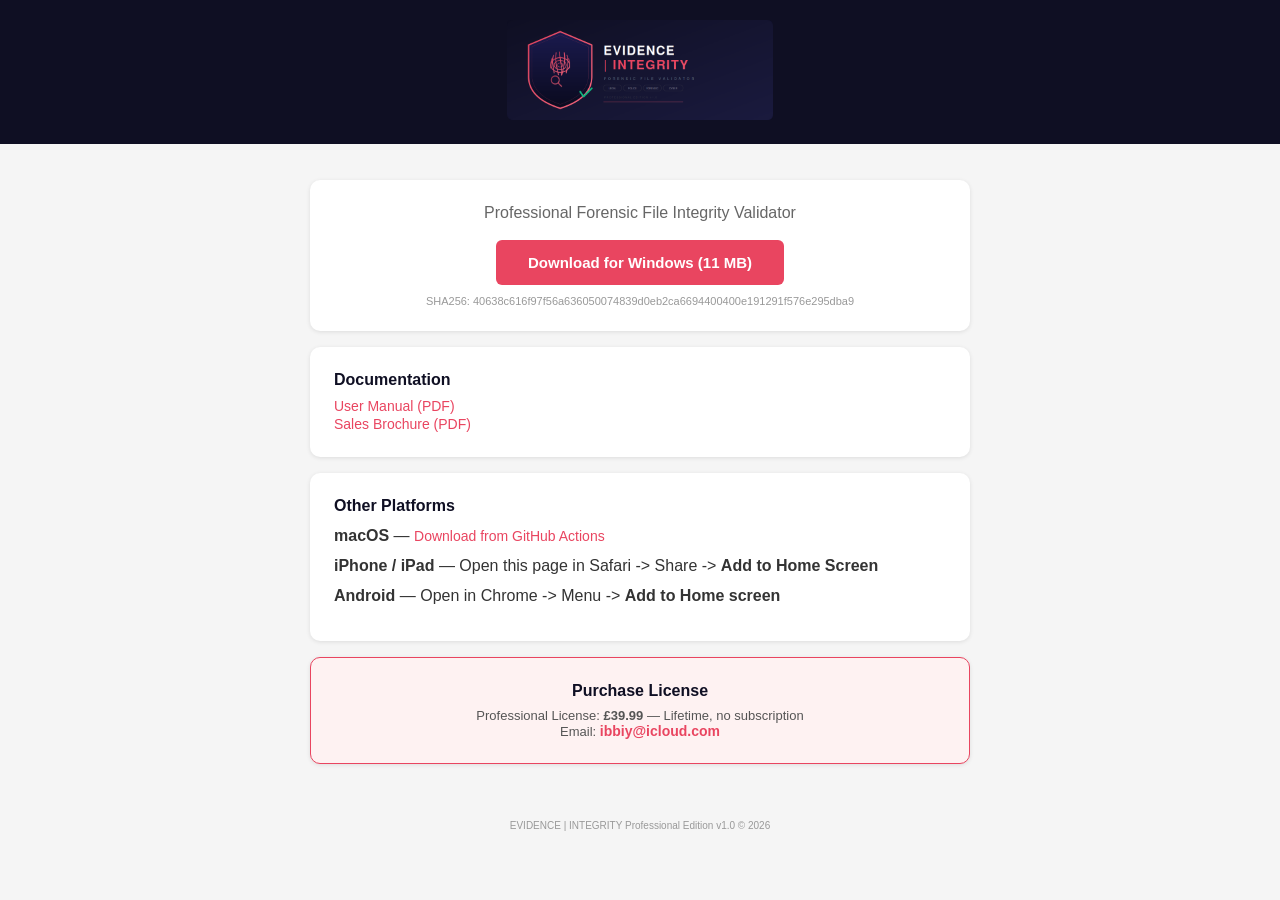
<file: downloads/index.html>
<!DOCTYPE html>
<html>
<head><title>Download EVIDENCE | INTEGRITY</title>
<meta name="viewport" content="width=device-width, initial-scale=1.0">
<style>
* { margin: 0; padding: 0; box-sizing: border-box; }
body { font-family: Arial, sans-serif; background: #f5f5f5; color: #333; }
.header { background: #0f0f23; padding: 20px; text-align: center; }
.header img { max-width: 90%; max-height: 100px; }
.container { max-width: 700px; margin: 0 auto; padding: 20px; }
.card { background: white; border-radius: 10px; padding: 24px; margin: 16px 0; box-shadow: 0 1px 4px rgba(0,0,0,0.1); }
h2 { font-size: 16px; color: #0f0f23; margin-bottom: 8px; }
.btn { display: inline-block; padding: 14px 32px; background: #e94560; color: white; text-decoration: none; border-radius: 6px; font-weight: 600; font-size: 15px; margin: 6px 0; }
.btn:hover { background: #d63850; }
.btn-sm { display: inline-block; padding: 8px 20px; background: #0f0f23; color: white; text-decoration: none; border-radius: 6px; font-size: 12px; margin: 3px; }
.btn-sm:hover { background: #1a1a3e; }
.link { color: #e94560; text-decoration: none; font-size: 14px; }
.link:hover { text-decoration: underline; }
.note { font-size: 11px; color: #999; margin-top: 4px; }
hr { border: none; border-top: 1px solid #eee; margin: 16px 0; }
.platform { margin: 12px 0; }
</style>
</head>
<body>
<div class="header">
<img src="logo_professional.png" alt="EVIDENCE | INTEGRITY">
</div>
<div class="container">
<div class="card" style="text-align:center;">
<p style="color:#666;margin-bottom:12px;">Professional Forensic File Integrity Validator</p>
<a class="btn" href="EvidenceValidator.exe" download>Download for Windows (11 MB)</a>
<p class="note">SHA256: 40638c616f97f56a636050074839d0eb2ca6694400400e191291f576e295dba9
</div>

<div class="card">
<h2>Documentation</h2>
<a class="link" href="manual.pdf">User Manual (PDF)</a><br>
<a class="link" href="Evidence_Validator_Brochure.pdf">Sales Brochure (PDF)</a>
</div>

<div class="card">
<h2>Other Platforms</h2>
<div class="platform"><b>macOS</b> — <a class="link" href="https://github.com/ibbiy/evidence-validator/actions">Download from GitHub Actions</a></div>
<div class="platform"><b>iPhone / iPad</b> — Open this page in Safari -> Share -> <b>Add to Home Screen</b></div>
<div class="platform"><b>Android</b> — Open in Chrome -> Menu -> <b>Add to Home screen</b></div>
</div>

<div class="card" style="text-align:center;background:#fef2f2;border:1px solid #e94560;">
<h2>Purchase License</h2>
<p style="font-size:13px;color:#555;">Professional License: <b>£39.99</b> — Lifetime, no subscription</p>
<p style="font-size:13px;color:#555;">Email: <a class="link" href="mailto:ibbiy@icloud.com"><b>ibbiy@icloud.com</b></a></p>
</div>
</div>
<footer style="text-align:center;padding:20px;font-size:10px;color:#999;">
EVIDENCE | INTEGRITY Professional Edition v1.0 &copy; 2026
</footer>
</body>
</html>
</file>
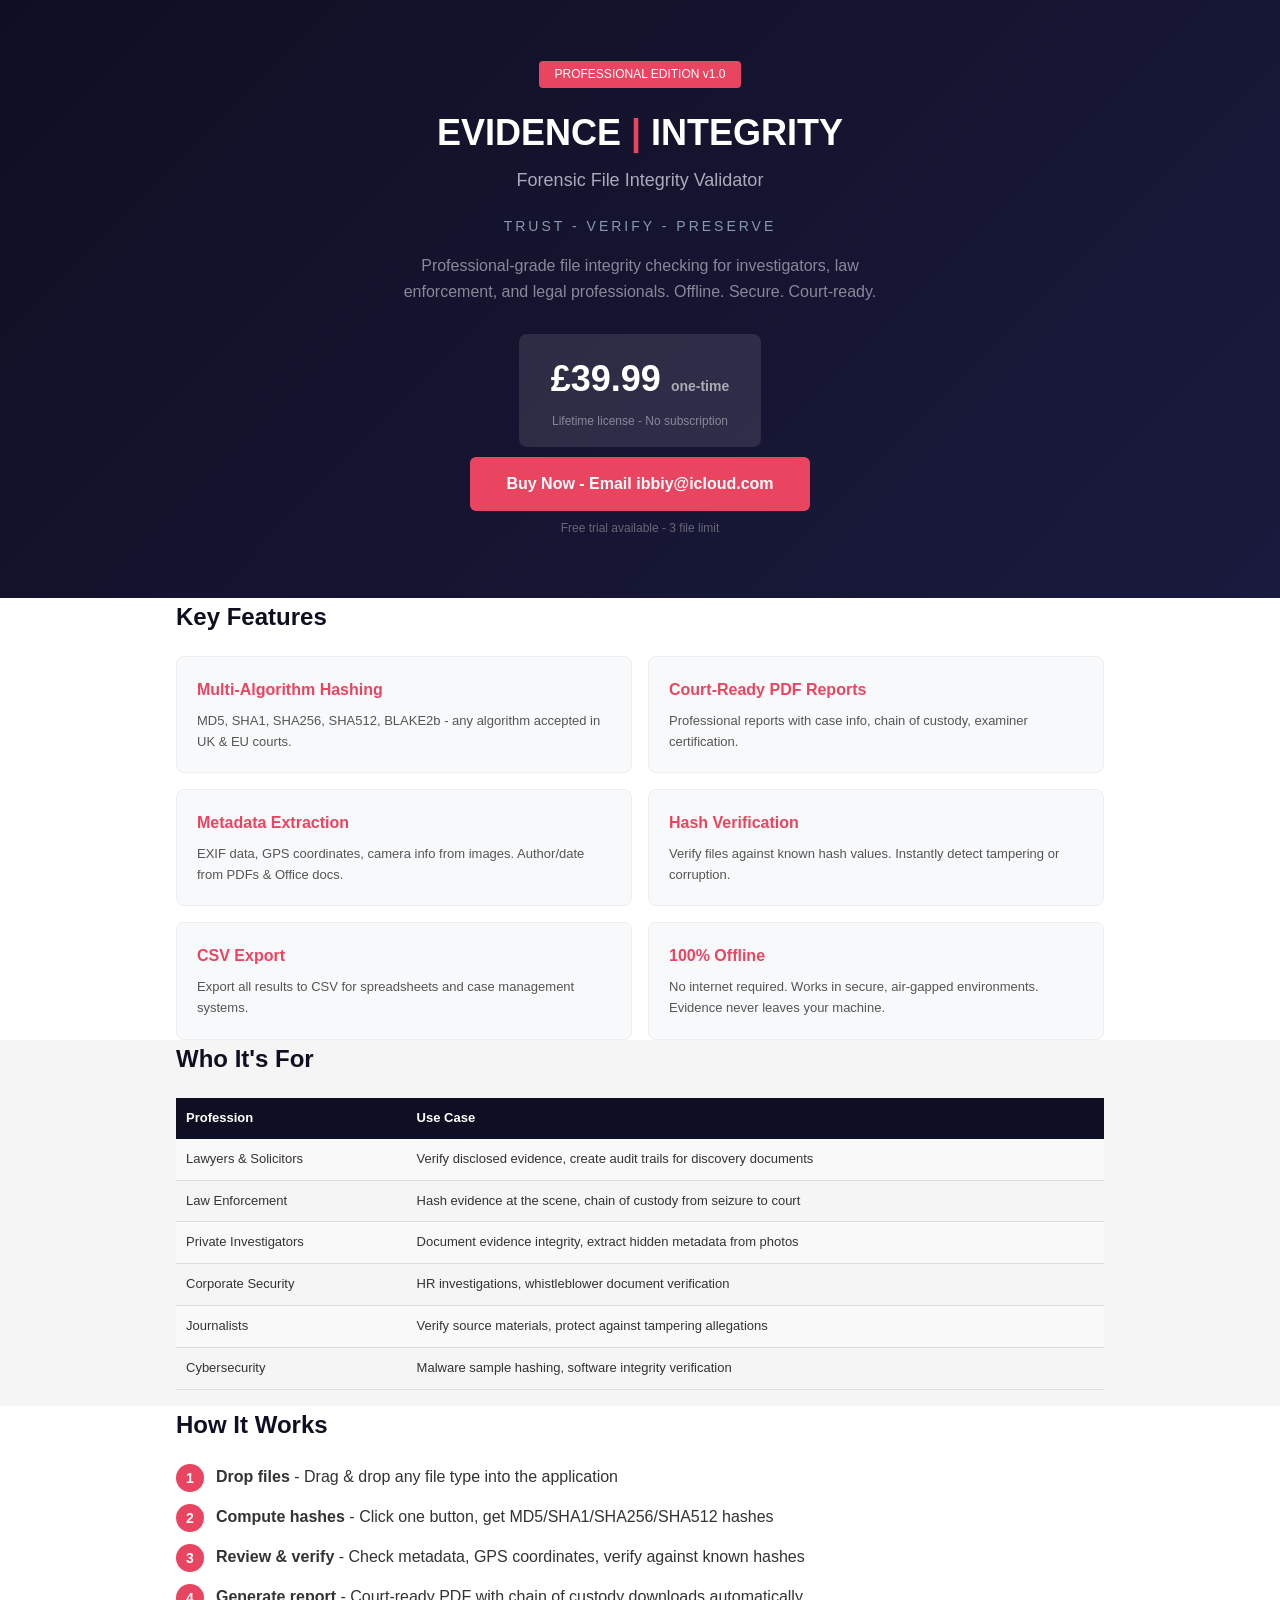
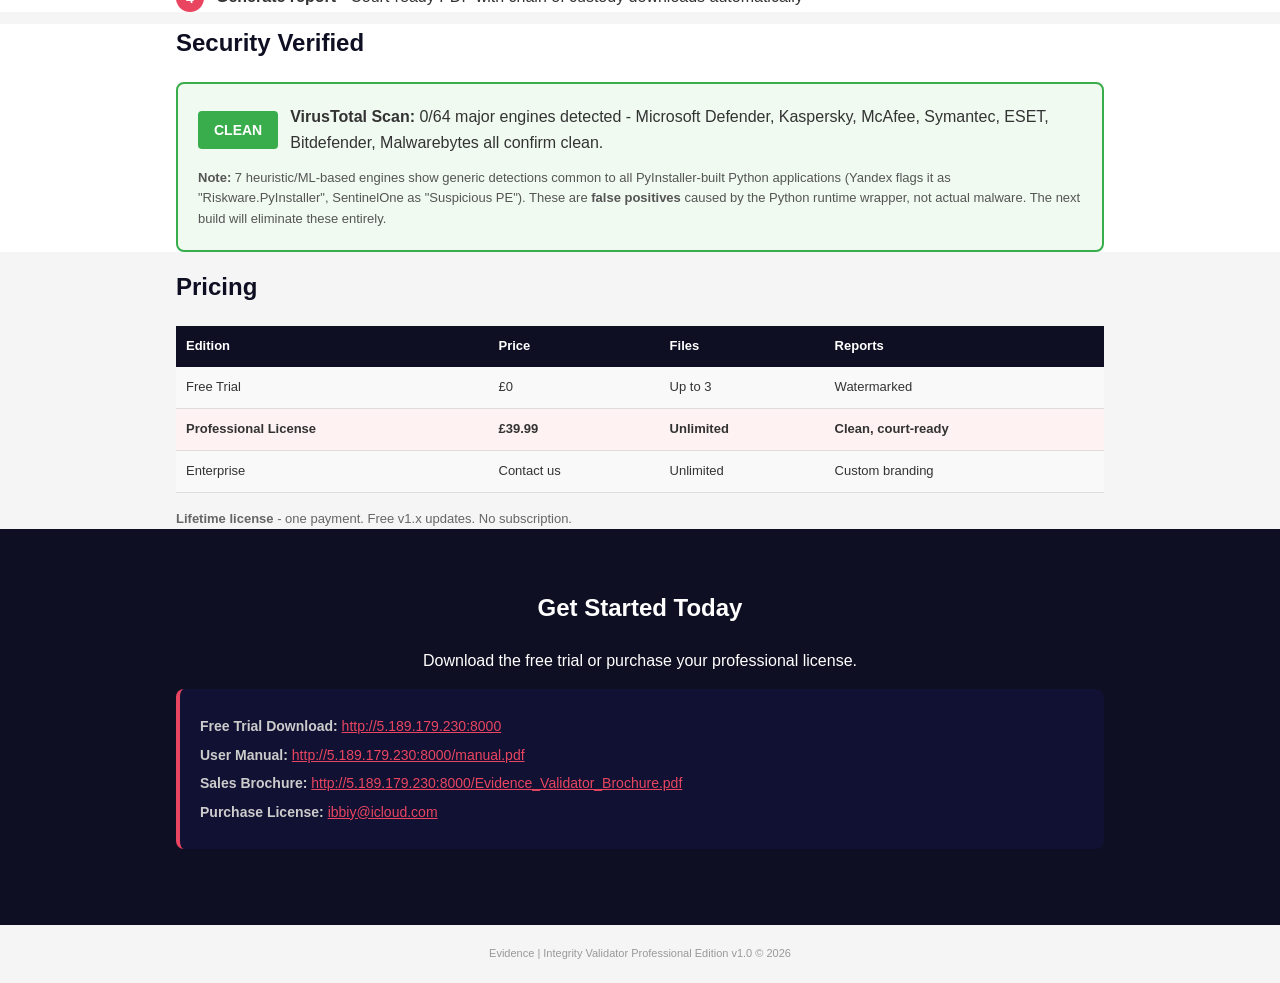
<file: sales-page/index.html>
<!DOCTYPE html>
<html lang="en">
<head>
<meta charset="UTF-8">
<meta name="viewport" content="width=device-width, initial-scale=1.0">
<title>EVIDENCE | INTEGRITY - Forensic File Validator</title>
<style>
* { margin: 0; padding: 0; box-sizing: border-box; }
body { font-family: Arial, sans-serif; color: #333; line-height: 1.6; background: #f5f5f5; }
.hero { background: linear-gradient(135deg, #0f0f23, #1a1a3e); color: white; padding: 60px 20px; text-align: center; }
.hero h1 { font-size: 36px; margin-bottom: 4px; }
.hero h1 span { color: #e94560; }
.hero .tagline { font-size: 14px; color: #8899aa; letter-spacing: 3px; margin-bottom: 8px; text-transform: uppercase; }
.hero .sub { font-size: 18px; color: #aab; margin-bottom: 20px; }
.hero .badge { display: inline-block; background: #e94560; color: white; padding: 4px 16px; border-radius: 4px; font-size: 12px; margin-bottom: 16px; }
.price-box { display: inline-block; background: rgba(255,255,255,0.1); padding: 16px 32px; border-radius: 8px; margin: 10px 0; }
.price { font-size: 36px; font-weight: 700; color: white; }
.price small { font-size: 14px; opacity: 0.6; }
.container { max-width: 960px; margin: 0 auto; padding: 0 16px; }
section { padding: 40px 0; }
h2 { font-size: 24px; margin-bottom: 20px; color: #0f0f23; }
.white { background: white; }
.grid { display: grid; grid-template-columns: 1fr 1fr; gap: 16px; }
.card { background: #f8f9fa; padding: 20px; border-radius: 8px; border: 1px solid #eee; }
.card h3 { font-size: 16px; color: #e94560; margin-bottom: 8px; }
.card p { font-size: 13px; color: #555; }
table { width: 100%; border-collapse: collapse; margin: 16px 0; }
th { background: #0f0f23; color: white; padding: 10px; text-align: left; font-size: 13px; }
td { padding: 10px; border-bottom: 1px solid #ddd; font-size: 13px; }
tr:nth-child(even) { background: #f9f9f9; }
.btn { display: inline-block; padding: 14px 36px; background: #e94560; color: white; text-decoration: none; border-radius: 6px; font-size: 16px; font-weight: 600; }
.btn:hover { background: #d63850; }
.cta { text-align: center; background: #0f0f23; color: white; padding: 60px 20px; }
.cta h2 { color: white; }
.cta .btn { margin-top: 12px; }
.step { display: flex; align-items: flex-start; gap: 12px; margin: 12px 0; }
.step-num { background: #e94560; color: white; width: 28px; height: 28px; border-radius: 50%; text-align: center; line-height: 28px; font-weight: 700; font-size: 14px; flex-shrink: 0; }
.contact-box { background: #f8f9fa; padding: 20px; border-radius: 8px; border-left: 4px solid #e94560; margin: 16px 0; }
@media (max-width: 600px) { .grid { grid-template-columns: 1fr; } }
</style>
</head>
<body>

<div class="hero">
<div class="badge">PROFESSIONAL EDITION v1.0</div>
<h1>EVIDENCE <span>|</span> INTEGRITY</h1>
<div class="sub">Forensic File Integrity Validator</div>
<div class="tagline">Trust - Verify - Preserve</div>
<p style="color:#889;max-width:500px;margin:16px auto 20px;">Professional-grade file integrity checking for investigators, law enforcement, and legal professionals. Offline. Secure. Court-ready.</p>
<div class="price-box">
<div class="price">£39.99 <small>one-time</small></div>
<p style="font-size:12px;color:#889;margin-top:4px;">Lifetime license - No subscription</p>
</div>
<p><a class="btn" href="mailto:ibbiy@icloud.com">Buy Now - Email ibbiy@icloud.com</a></p>
<p style="font-size:12px;color:#667;margin-top:8px;">Free trial available - 3 file limit</p>
</div>

<div class="white">
<div class="container">
<h2>Key Features</h2>
<div class="grid">
<div class="card"><h3>Multi-Algorithm Hashing</h3><p>MD5, SHA1, SHA256, SHA512, BLAKE2b - any algorithm accepted in UK & EU courts.</p></div>
<div class="card"><h3>Court-Ready PDF Reports</h3><p>Professional reports with case info, chain of custody, examiner certification.</p></div>
<div class="card"><h3>Metadata Extraction</h3><p>EXIF data, GPS coordinates, camera info from images. Author/date from PDFs & Office docs.</p></div>
<div class="card"><h3>Hash Verification</h3><p>Verify files against known hash values. Instantly detect tampering or corruption.</p></div>
<div class="card"><h3>CSV Export</h3><p>Export all results to CSV for spreadsheets and case management systems.</p></div>
<div class="card"><h3>100% Offline</h3><p>No internet required. Works in secure, air-gapped environments. Evidence never leaves your machine.</p></div>
</div>
</div>
</div>

<div class="container">
<h2>Who It's For</h2>
<table>
<tr><th>Profession</th><th>Use Case</th></tr>
<tr><td>Lawyers & Solicitors</td><td>Verify disclosed evidence, create audit trails for discovery documents</td></tr>
<tr><td>Law Enforcement</td><td>Hash evidence at the scene, chain of custody from seizure to court</td></tr>
<tr><td>Private Investigators</td><td>Document evidence integrity, extract hidden metadata from photos</td></tr>
<tr><td>Corporate Security</td><td>HR investigations, whistleblower document verification</td></tr>
<tr><td>Journalists</td><td>Verify source materials, protect against tampering allegations</td></tr>
<tr><td>Cybersecurity</td><td>Malware sample hashing, software integrity verification</td></tr>
</table>
</div>

<div class="white">
<div class="container">
<h2>How It Works</h2>
<div class="step"><div class="step-num">1</div><div><strong>Drop files</strong> - Drag & drop any file type into the application</div></div>
<div class="step"><div class="step-num">2</div><div><strong>Compute hashes</strong> - Click one button, get MD5/SHA1/SHA256/SHA512 hashes</div></div>
<div class="step"><div class="step-num">3</div><div><strong>Review & verify</strong> - Check metadata, GPS coordinates, verify against known hashes</div></div>
<div class="step"><div class="step-num">4</div><div><strong>Generate report</strong> - Court-ready PDF with chain of custody downloads automatically</div></div>
</div>
</div>

<div class="white">
<div class="container">
<h2>Security Verified</h2>
<div style="background:#f0faf0;border:2px solid #39ac4c;border-radius:8px;padding:20px;margin:16px 0;">
<div style="display:flex;align-items:center;gap:12px;margin-bottom:12px;">
<div style="background:#39ac4c;color:white;padding:8px 16px;border-radius:4px;font-weight:700;font-size:14px;">CLEAN</div>
<div><strong>VirusTotal Scan:</strong> 0/64 major engines detected - Microsoft Defender, Kaspersky, McAfee, Symantec, ESET, Bitdefender, Malwarebytes all confirm clean.</div>
</div>
<p style="font-size:13px;color:#555;margin:0;">
<strong>Note:</strong> 7 heuristic/ML-based engines show generic detections common to all PyInstaller-built Python applications (Yandex flags it as "Riskware.PyInstaller", SentinelOne as "Suspicious PE"). These are <strong>false positives</strong> caused by the Python runtime wrapper, not actual malware. The next build will eliminate these entirely.
</p>
</div>
</div>
</div>

<div class="container">
<h2>Pricing</h2>
<table>
<tr><th>Edition</th><th>Price</th><th>Files</th><th>Reports</th></tr>
<tr><td>Free Trial</td><td>£0</td><td>Up to 3</td><td>Watermarked</td></tr>
<tr style="background:#fef2f2;font-weight:600;"><td>Professional License</td><td>£39.99</td><td>Unlimited</td><td>Clean, court-ready</td></tr>
<tr><td>Enterprise</td><td>Contact us</td><td>Unlimited</td><td>Custom branding</td></tr>
</table>
<p style="font-size:13px;color:#666;"><b>Lifetime license</b> - one payment. Free v1.x updates. No subscription.</p>
</div>

<div class="cta">
<div class="container">
<h2>Get Started Today</h2>
<p style="margin-bottom:16px;">Download the free trial or purchase your professional license.</p>
<div class="contact-box" style="text-align:left;background:#111133;border-left-color:#e94560;">
<p style="font-size:14px;color:#ccc;margin:6px 0;"><b>Free Trial Download:</b> <a href="http://5.189.179.230:8000" style="color:#e94560;">http://5.189.179.230:8000</a></p>
<p style="font-size:14px;color:#ccc;margin:6px 0;"><b>User Manual:</b> <a href="http://5.189.179.230:8000/manual.pdf" style="color:#e94560;">http://5.189.179.230:8000/manual.pdf</a></p>
<p style="font-size:14px;color:#ccc;margin:6px 0;"><b>Sales Brochure:</b> <a href="http://5.189.179.230:8000/Evidence_Validator_Brochure.pdf" style="color:#e94560;">http://5.189.179.230:8000/Evidence_Validator_Brochure.pdf</a></p>
<p style="font-size:14px;color:#ccc;margin:6px 0;"><b>Purchase License:</b> <a href="mailto:ibbiy@icloud.com" style="color:#e94560;">ibbiy@icloud.com</a></p>
</div>
</div>
</div>

<footer style="padding:20px;text-align:center;font-size:11px;color:#999;background:#f5f5f5;">
Evidence | Integrity Validator Professional Edition v1.0 &copy; 2026
</footer>
</body>
</html>
</file>
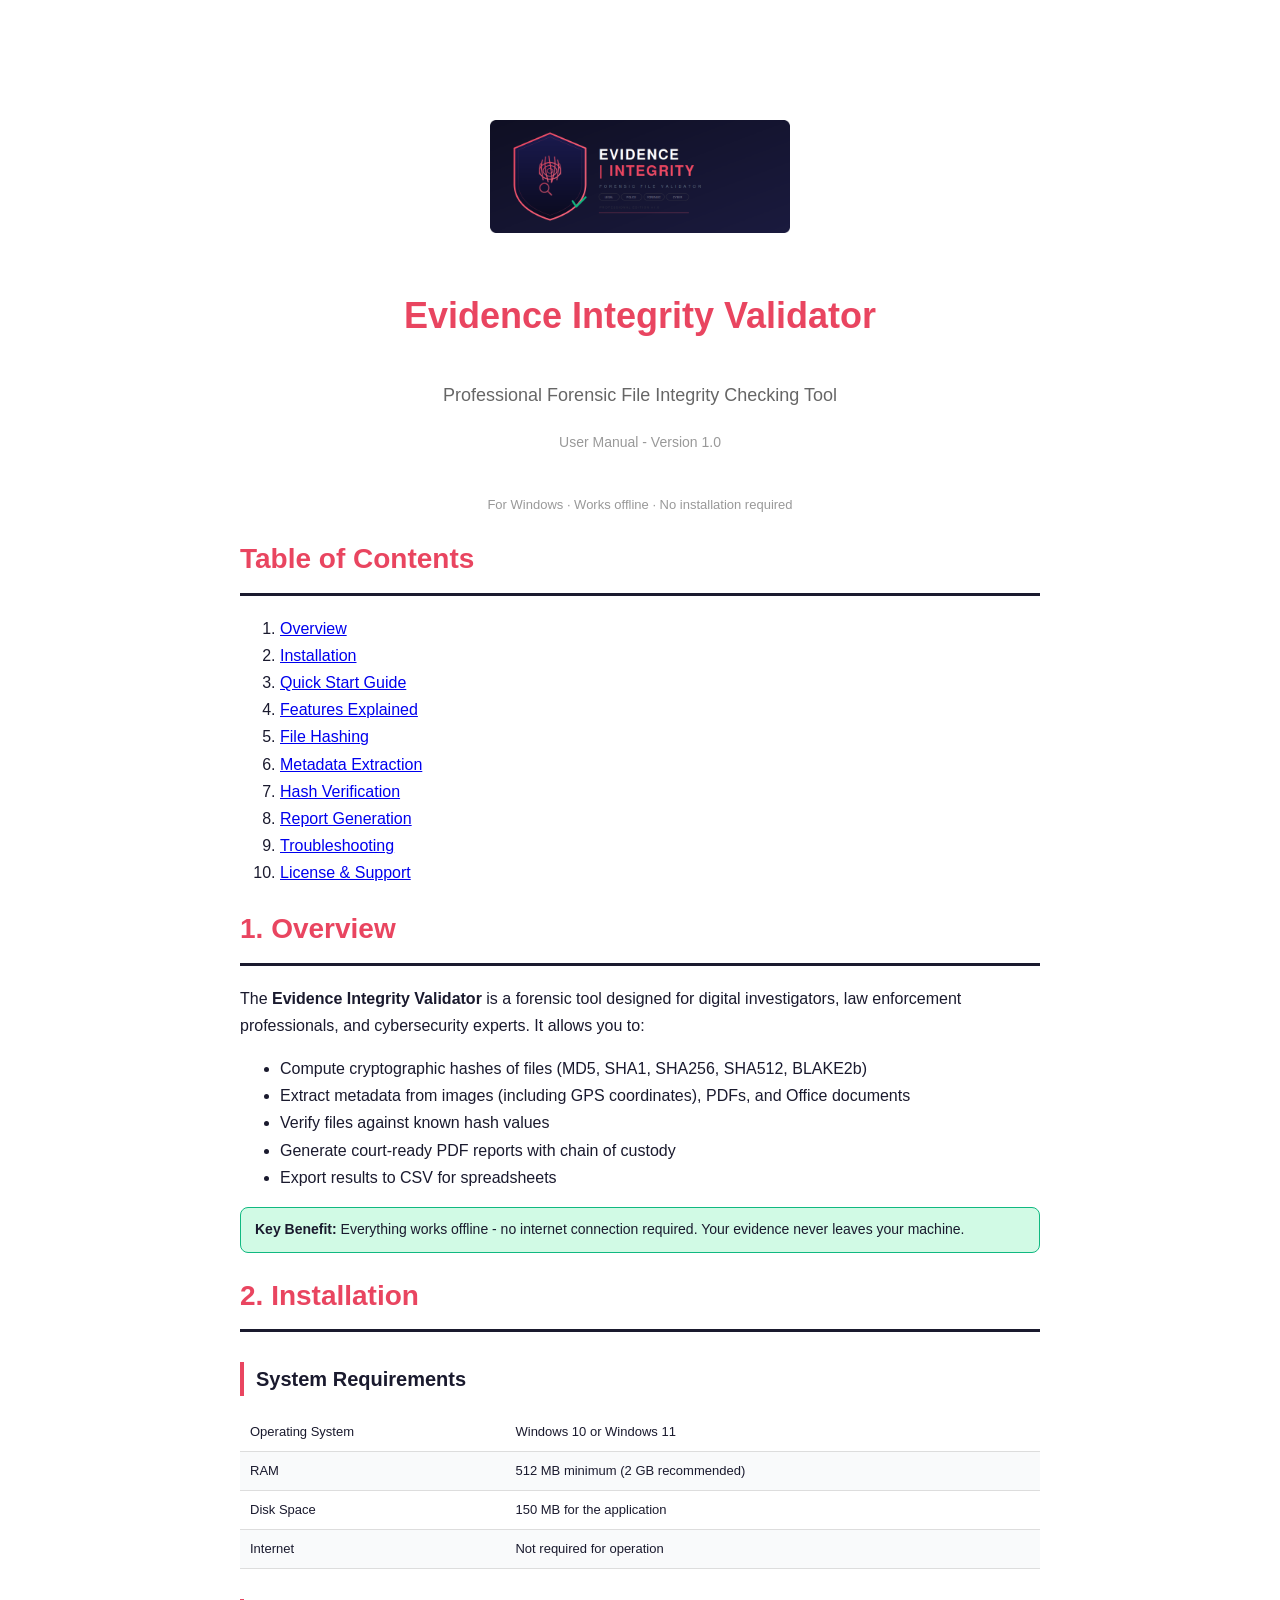
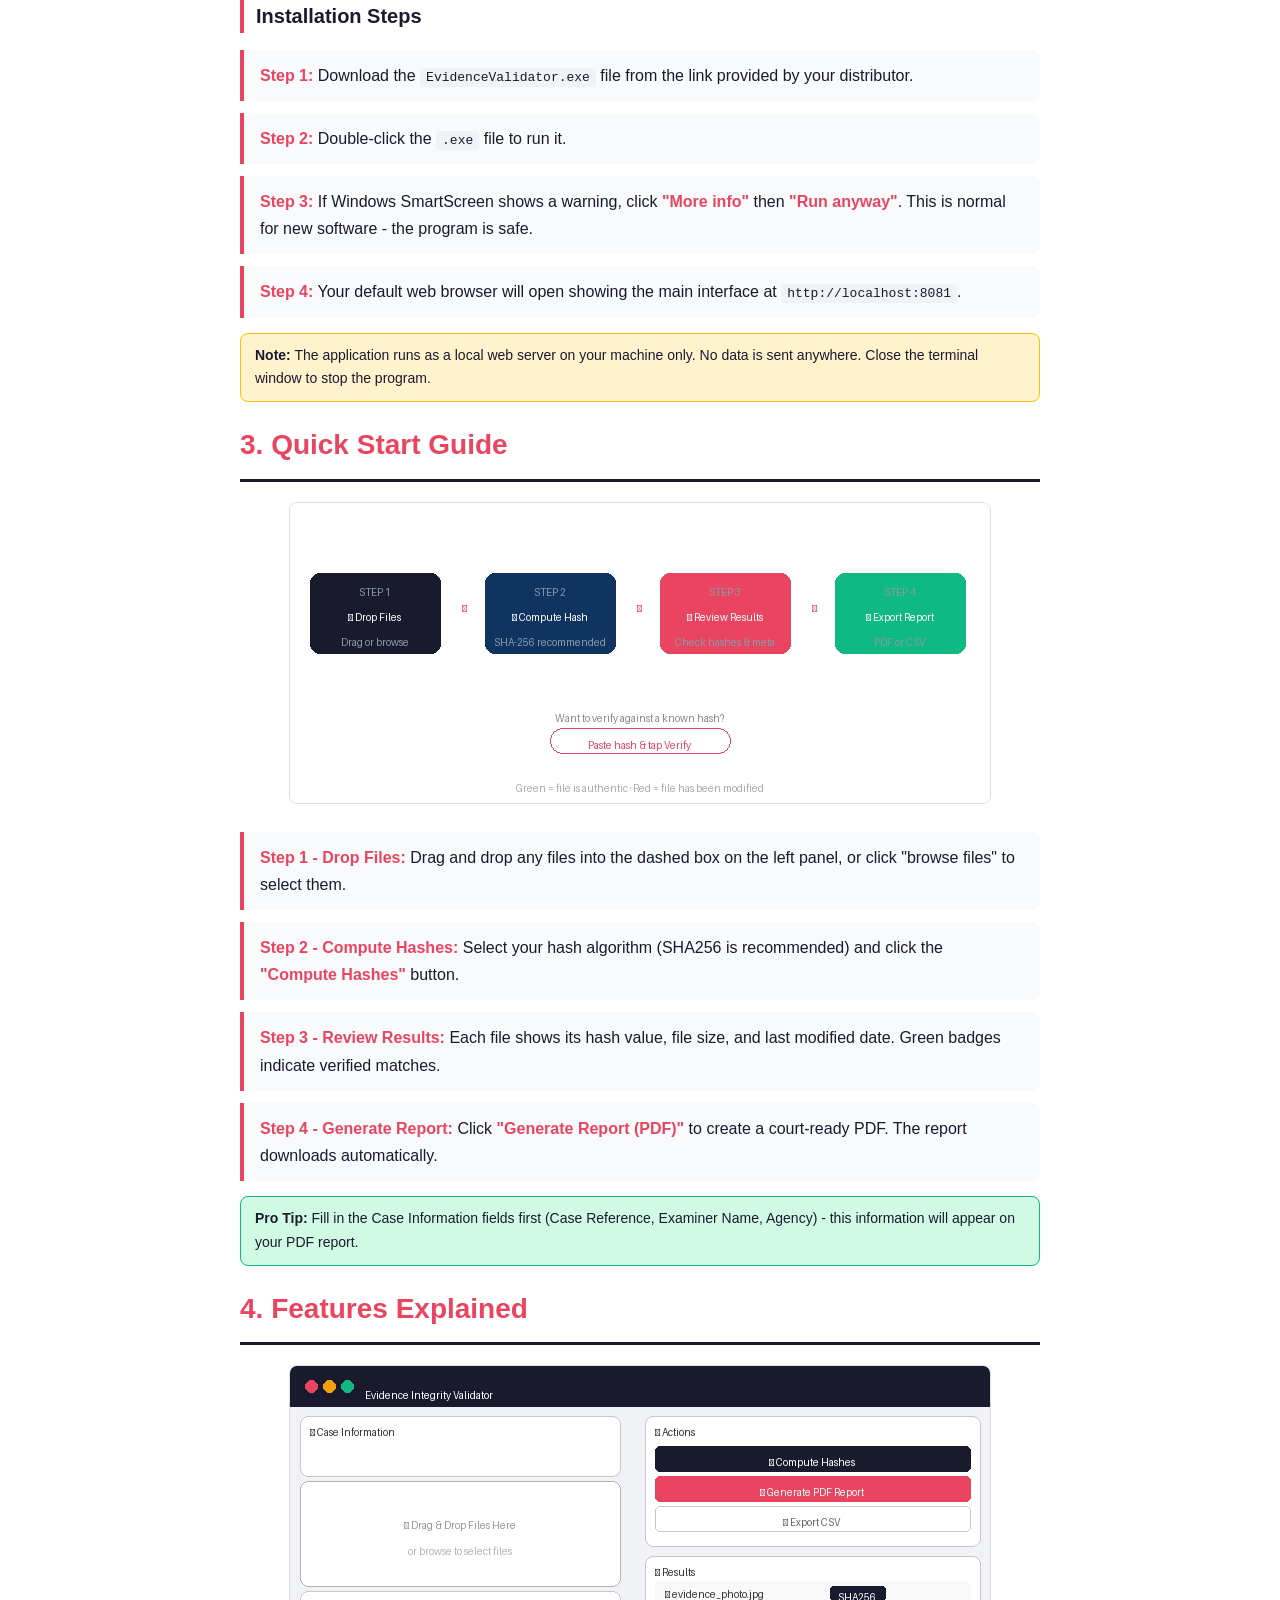
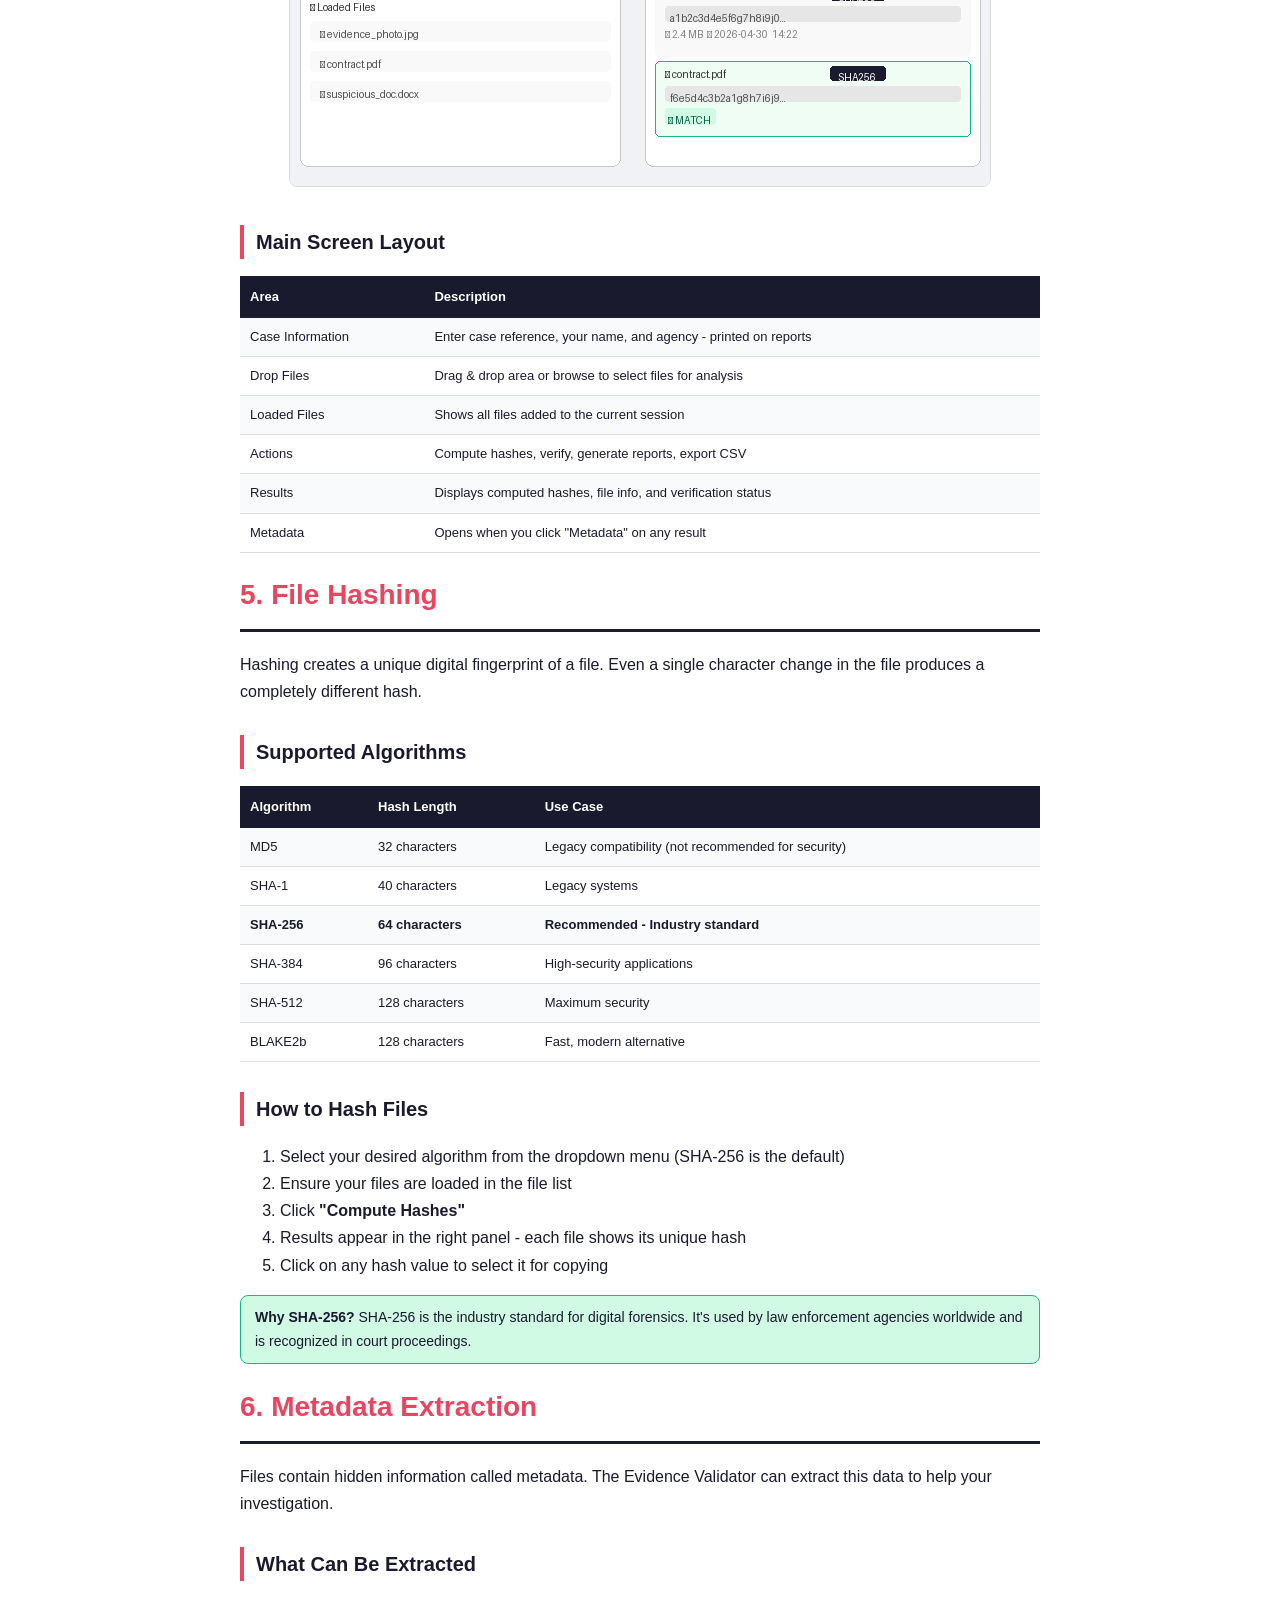
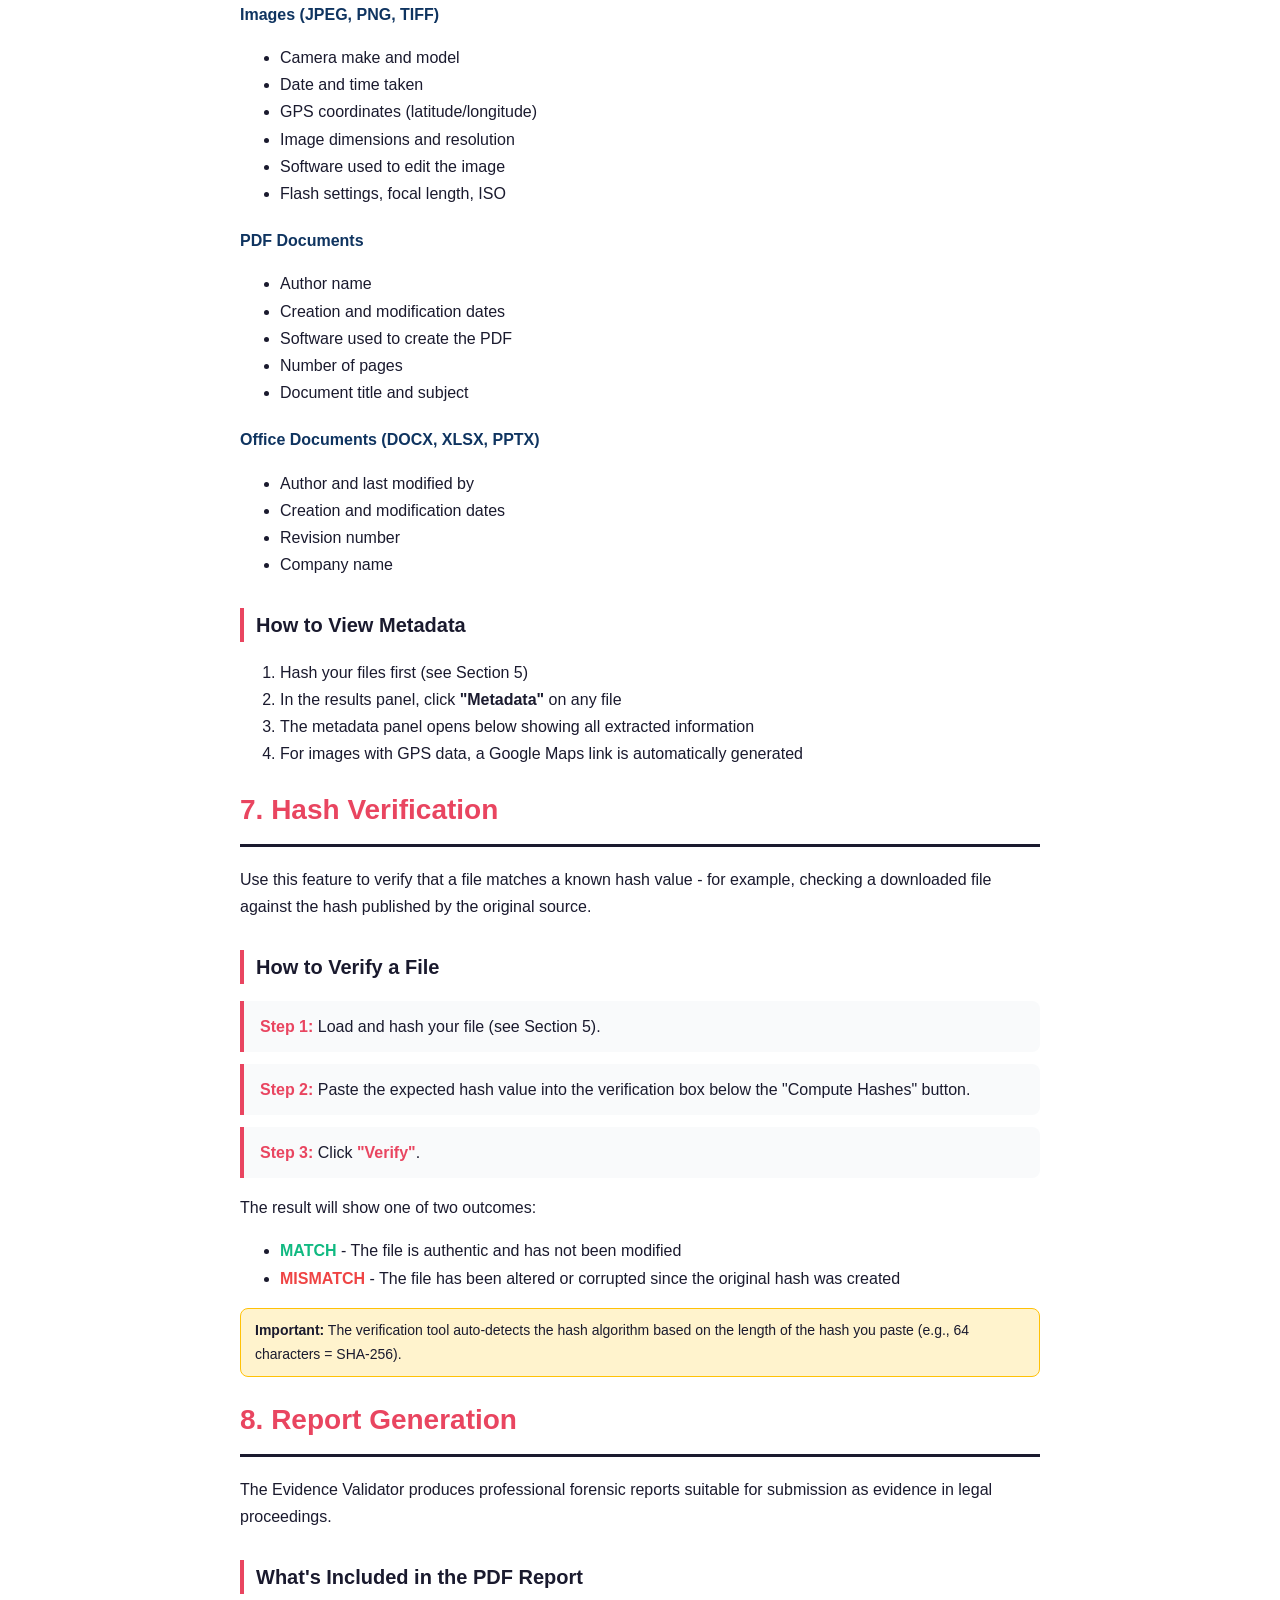
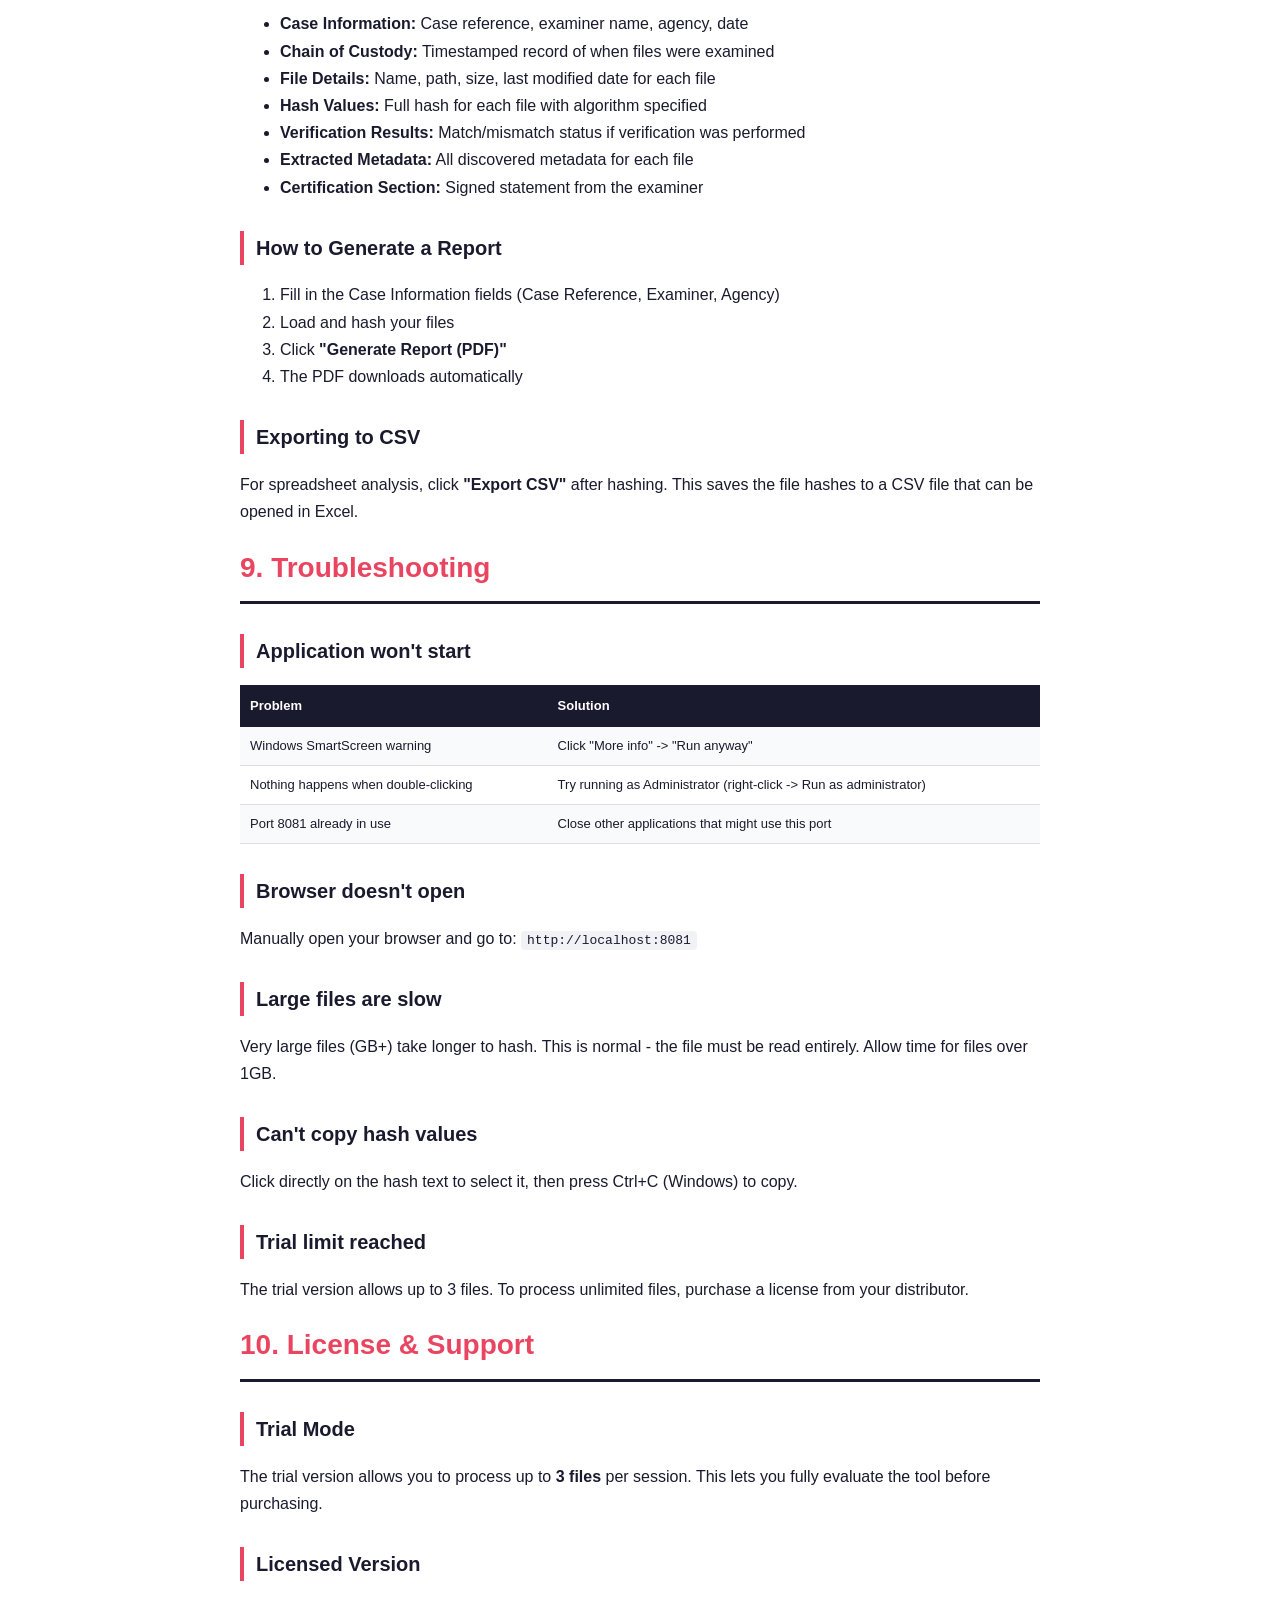
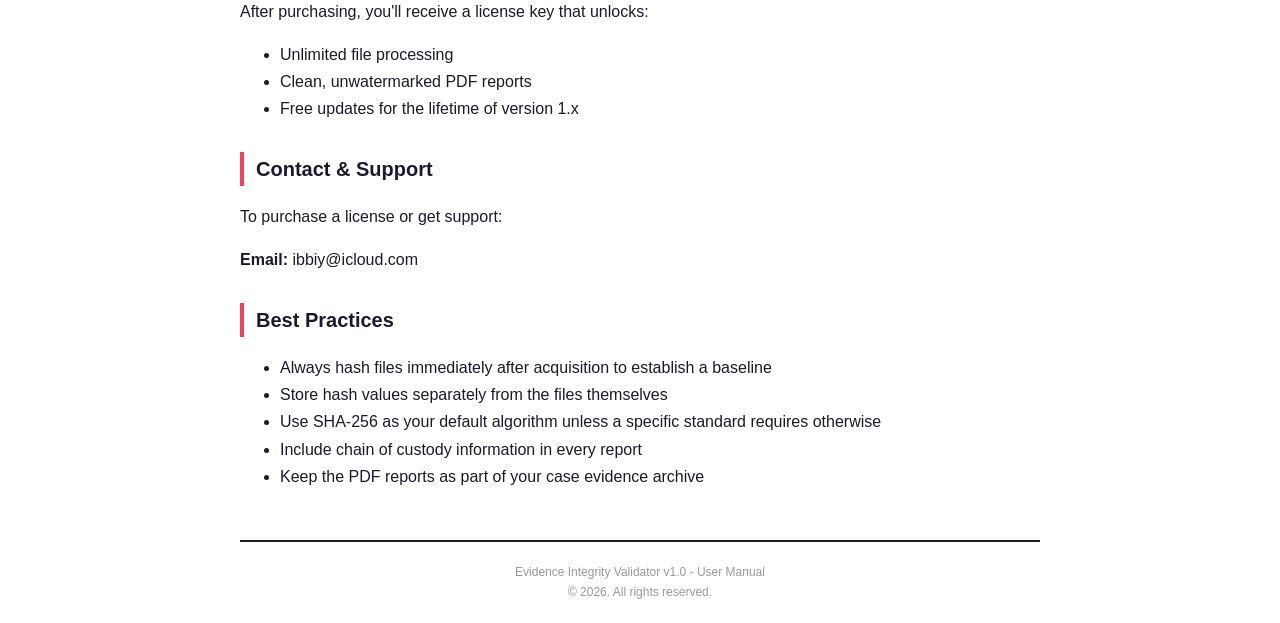
<file: downloads/manual.html>
<!DOCTYPE html>
<html lang="en">
<head>
<meta charset="UTF-8">
<title>Evidence Integrity Validator - User Manual</title>
<style>
@page { size: A4; margin: 2cm; }
body { font-family: 'Segoe UI', Arial, sans-serif; color: #1a1a2e; line-height: 1.7; max-width: 800px; margin: 0 auto; padding: 20px; }
h1 { color: #e94560; font-size: 28px; border-bottom: 3px solid #1a1a2e; padding-bottom: 10px; }
h2 { color: #1a1a2e; font-size: 20px; margin-top: 30px; border-left: 4px solid #e94560; padding-left: 12px; }
h3 { color: #0f3460; font-size: 16px; margin-top: 20px; }
.diagram { text-align: center; margin: 20px 0; }
.diagram img { max-width: 100%; border: 1px solid #ddd; border-radius: 8px; }
.step { background: #f9fafb; border-left: 4px solid #e94560; padding: 12px 16px; margin: 12px 0; border-radius: 0 8px 8px 0; }
.step strong { color: #e94560; }
code { background: #f0f2f5; padding: 2px 6px; border-radius: 4px; font-size: 13px; font-family: 'Courier New', monospace; }
.note { background: #fff3cd; border: 1px solid #ffc107; padding: 10px 14px; border-radius: 8px; margin: 15px 0; font-size: 14px; }
.tip { background: #d1fae5; border: 1px solid #10b981; padding: 10px 14px; border-radius: 8px; margin: 15px 0; font-size: 14px; }
table { width: 100%; border-collapse: collapse; margin: 15px 0; }
th { background: #1a1a2e; color: white; padding: 10px; text-align: left; font-size: 13px; }
td { padding: 8px 10px; border-bottom: 1px solid #ddd; font-size: 13px; }
tr:nth-child(even) { background: #f9fafb; }
.page-break { page-break-before: always; }
.cover { text-align: center; padding-top: 100px; }
.cover h1 { font-size: 36px; border: none; }
.cover .subtitle { font-size: 18px; color: #666; margin-top: 10px; }
.cover .version { font-size: 14px; color: #999; margin-top: 20px; }
</style>
</head>
<body>

<!-- Cover -->
<div class="cover">
<img src="[data-uri]" alt="EVIDENCE | INTEGRITY" style="max-width:300px;height:auto;margin-bottom:20px;">
<h1> Evidence Integrity Validator</h1>
<div class="subtitle">Professional Forensic File Integrity Checking Tool</div>
<div class="version">User Manual - Version 1.0</div>
<div style="margin-top:40px;color:#999;font-size:13px;">
For Windows · Works offline · No installation required
</div>
</div>

<div class="page-break"></div>

<!-- Table of Contents -->
<h1>Table of Contents</h1>
<ol>
<li><a href="#overview">Overview</a></li>
<li><a href="#installation">Installation</a></li>
<li><a href="#quick-start">Quick Start Guide</a></li>
<li><a href="#features">Features Explained</a></li>
<li><a href="#hashing">File Hashing</a></li>
<li><a href="#metadata">Metadata Extraction</a></li>
<li><a href="#verification">Hash Verification</a></li>
<li><a href="#reports">Report Generation</a></li>
<li><a href="#troubleshooting">Troubleshooting</a></li>
<li><a href="#license">License & Support</a></li>
</ol>

<div class="page-break"></div>

<!-- Section 1: Overview -->
<h1 id="overview">1. Overview</h1>
<p>The <strong>Evidence Integrity Validator</strong> is a forensic tool designed for digital investigators, law enforcement professionals, and cybersecurity experts. It allows you to:</p>
<ul>
<li>Compute cryptographic hashes of files (MD5, SHA1, SHA256, SHA512, BLAKE2b)</li>
<li>Extract metadata from images (including GPS coordinates), PDFs, and Office documents</li>
<li>Verify files against known hash values</li>
<li>Generate court-ready PDF reports with chain of custody</li>
<li>Export results to CSV for spreadsheets</li>
</ul>

<div class="tip">
<strong>Key Benefit:</strong> Everything works offline - no internet connection required. Your evidence never leaves your machine.
</div>

<!-- Section 2: Installation -->
<h1 id="installation">2. Installation</h1>

<h2>System Requirements</h2>
<table>
<tr><td>Operating System</td><td>Windows 10 or Windows 11</td></tr>
<tr><td>RAM</td><td>512 MB minimum (2 GB recommended)</td></tr>
<tr><td>Disk Space</td><td>150 MB for the application</td></tr>
<tr><td>Internet</td><td>Not required for operation</td></tr>
</table>

<h2>Installation Steps</h2>
<div class="step">
<strong>Step 1:</strong> Download the <code>EvidenceValidator.exe</code> file from the link provided by your distributor.
</div>
<div class="step">
<strong>Step 2:</strong> Double-click the <code>.exe</code> file to run it.
</div>
<div class="step">
<strong>Step 3:</strong> If Windows SmartScreen shows a warning, click <strong>"More info"</strong> then <strong>"Run anyway"</strong>. This is normal for new software - the program is safe.
</div>
<div class="step">
<strong>Step 4:</strong> Your default web browser will open showing the main interface at <code>http://localhost:8081</code>.
</div>

<div class="note">
<strong>Note:</strong> The application runs as a local web server on your machine only. No data is sent anywhere. Close the terminal window to stop the program.
</div>

<div class="page-break"></div>

<!-- Section 3: Quick Start -->
<h1 id="quick-start">3. Quick Start Guide</h1>

<div class="diagram">
<img src="[data-uri]" alt="4-step workflow diagram showing: Drop Files -> Compute Hash -> Review Results -> Export Report" style="width:100%;max-width:700px;">
</div>

<div class="step"><strong>Step 1 - Drop Files:</strong> Drag and drop any files into the dashed box on the left panel, or click "browse files" to select them.</div>
<div class="step"><strong>Step 2 - Compute Hashes:</strong> Select your hash algorithm (SHA256 is recommended) and click the <strong>"Compute Hashes"</strong> button.</div>
<div class="step"><strong>Step 3 - Review Results:</strong> Each file shows its hash value, file size, and last modified date. Green badges indicate verified matches.</div>
<div class="step"><strong>Step 4 - Generate Report:</strong> Click <strong>"Generate Report (PDF)"</strong> to create a court-ready PDF. The report downloads automatically.</div>

<div class="tip">
<strong>Pro Tip:</strong> Fill in the Case Information fields first (Case Reference, Examiner Name, Agency) - this information will appear on your PDF report.
</div>

<div class="page-break"></div>

<!-- Section 4: Interface -->
<h1 id="features">4. Features Explained</h1>

<div class="diagram">
<img src="[data-uri]" alt="Interface diagram showing the main screen layout" style="width:100%;max-width:700px;">
</div>

<h2>Main Screen Layout</h2>
<table>
<tr><th>Area</th><th>Description</th></tr>
<tr><td>Case Information</td><td>Enter case reference, your name, and agency - printed on reports</td></tr>
<tr><td>Drop Files</td><td>Drag & drop area or browse to select files for analysis</td></tr>
<tr><td>Loaded Files</td><td>Shows all files added to the current session</td></tr>
<tr><td>Actions</td><td>Compute hashes, verify, generate reports, export CSV</td></tr>
<tr><td>Results</td><td>Displays computed hashes, file info, and verification status</td></tr>
<tr><td>Metadata</td><td>Opens when you click "Metadata" on any result</td></tr>
</table>

<div class="page-break"></div>

<!-- Section 5: Hashing -->
<h1 id="hashing">5. File Hashing</h1>

<p>Hashing creates a unique digital fingerprint of a file. Even a single character change in the file produces a completely different hash.</p>

<h2>Supported Algorithms</h2>
<table>
<tr><th>Algorithm</th><th>Hash Length</th><th>Use Case</th></tr>
<tr><td>MD5</td><td>32 characters</td><td>Legacy compatibility (not recommended for security)</td></tr>
<tr><td>SHA-1</td><td>40 characters</td><td>Legacy systems</td></tr>
<tr><td><strong>SHA-256</strong></td><td><strong>64 characters</strong></td><td><strong>Recommended - Industry standard</strong></td></tr>
<tr><td>SHA-384</td><td>96 characters</td><td>High-security applications</td></tr>
<tr><td>SHA-512</td><td>128 characters</td><td>Maximum security</td></tr>
<tr><td>BLAKE2b</td><td>128 characters</td><td>Fast, modern alternative</td></tr>
</table>

<h2>How to Hash Files</h2>
<ol>
<li>Select your desired algorithm from the dropdown menu (SHA-256 is the default)</li>
<li>Ensure your files are loaded in the file list</li>
<li>Click <strong>"Compute Hashes"</strong></li>
<li>Results appear in the right panel - each file shows its unique hash</li>
<li>Click on any hash value to select it for copying</li>
</ol>

<div class="tip">
<strong>Why SHA-256?</strong> SHA-256 is the industry standard for digital forensics. It's used by law enforcement agencies worldwide and is recognized in court proceedings.
</div>

<div class="page-break"></div>

<!-- Section 6: Metadata -->
<h1 id="metadata">6. Metadata Extraction</h1>

<p>Files contain hidden information called metadata. The Evidence Validator can extract this data to help your investigation.</p>

<h2>What Can Be Extracted</h2>

<h3>Images (JPEG, PNG, TIFF)</h3>
<ul>
<li>Camera make and model</li>
<li>Date and time taken</li>
<li>GPS coordinates (latitude/longitude)</li>
<li>Image dimensions and resolution</li>
<li>Software used to edit the image</li>
<li>Flash settings, focal length, ISO</li>
</ul>

<h3>PDF Documents</h3>
<ul>
<li>Author name</li>
<li>Creation and modification dates</li>
<li>Software used to create the PDF</li>
<li>Number of pages</li>
<li>Document title and subject</li>
</ul>

<h3>Office Documents (DOCX, XLSX, PPTX)</h3>
<ul>
<li>Author and last modified by</li>
<li>Creation and modification dates</li>
<li>Revision number</li>
<li>Company name</li>
</ul>

<h2>How to View Metadata</h2>
<ol>
<li>Hash your files first (see Section 5)</li>
<li>In the results panel, click <strong>"Metadata"</strong> on any file</li>
<li>The metadata panel opens below showing all extracted information</li>
<li>For images with GPS data, a Google Maps link is automatically generated</li>
</ol>

<div class="page-break"></div>

<!-- Section 7: Verification -->
<h1 id="verification">7. Hash Verification</h1>

<p>Use this feature to verify that a file matches a known hash value - for example, checking a downloaded file against the hash published by the original source.</p>

<h2>How to Verify a File</h2>
<div class="step">
<strong>Step 1:</strong> Load and hash your file (see Section 5).
</div>
<div class="step">
<strong>Step 2:</strong> Paste the expected hash value into the verification box below the "Compute Hashes" button.
</div>
<div class="step">
<strong>Step 3:</strong> Click <strong>"Verify"</strong>.
</div>

<p>The result will show one of two outcomes:</p>
<ul>
<li><strong style="color:#10b981;">MATCH</strong> - The file is authentic and has not been modified</li>
<li><strong style="color:#ef4444;">MISMATCH</strong> - The file has been altered or corrupted since the original hash was created</li>
</ul>

<div class="note">
<strong>Important:</strong> The verification tool auto-detects the hash algorithm based on the length of the hash you paste (e.g., 64 characters = SHA-256).
</div>

<div class="page-break"></div>

<!-- Section 8: Reports -->
<h1 id="reports">8. Report Generation</h1>

<p>The Evidence Validator produces professional forensic reports suitable for submission as evidence in legal proceedings.</p>

<h2>What's Included in the PDF Report</h2>
<ul>
<li><strong>Case Information:</strong> Case reference, examiner name, agency, date</li>
<li><strong>Chain of Custody:</strong> Timestamped record of when files were examined</li>
<li><strong>File Details:</strong> Name, path, size, last modified date for each file</li>
<li><strong>Hash Values:</strong> Full hash for each file with algorithm specified</li>
<li><strong>Verification Results:</strong> Match/mismatch status if verification was performed</li>
<li><strong>Extracted Metadata:</strong> All discovered metadata for each file</li>
<li><strong>Certification Section:</strong> Signed statement from the examiner</li>
</ul>

<h2>How to Generate a Report</h2>
<ol>
<li>Fill in the Case Information fields (Case Reference, Examiner, Agency)</li>
<li>Load and hash your files</li>
<li>Click <strong>"Generate Report (PDF)"</strong></li>
<li>The PDF downloads automatically</li>
</ol>

<h2>Exporting to CSV</h2>
<p>For spreadsheet analysis, click <strong>"Export CSV"</strong> after hashing. This saves the file hashes to a CSV file that can be opened in Excel.</p>

<div class="page-break"></div>

<!-- Section 9: Troubleshooting -->
<h1 id="troubleshooting">9. Troubleshooting</h1>

<h2>Application won't start</h2>
<table>
<tr><th>Problem</th><th>Solution</th></tr>
<tr><td>Windows SmartScreen warning</td><td>Click "More info" -> "Run anyway"</td></tr>
<tr><td>Nothing happens when double-clicking</td><td>Try running as Administrator (right-click -> Run as administrator)</td></tr>
<tr><td>Port 8081 already in use</td><td>Close other applications that might use this port</td></tr>
</table>

<h2>Browser doesn't open</h2>
<p>Manually open your browser and go to: <code>http://localhost:8081</code></p>

<h2>Large files are slow</h2>
<p>Very large files (GB+) take longer to hash. This is normal - the file must be read entirely. Allow time for files over 1GB.</p>

<h2>Can't copy hash values</h2>
<p>Click directly on the hash text to select it, then press Ctrl+C (Windows) to copy.</p>

<h2>Trial limit reached</h2>
<p>The trial version allows up to 3 files. To process unlimited files, purchase a license from your distributor.</p>

<div class="page-break"></div>

<!-- Section 10: License -->
<h1 id="license">10. License & Support</h1>

<h2>Trial Mode</h2>
<p>The trial version allows you to process up to <strong>3 files</strong> per session. This lets you fully evaluate the tool before purchasing.</p>

<h2>Licensed Version</h2>
<p>After purchasing, you'll receive a license key that unlocks:</p>
<ul>
<li>Unlimited file processing</li>
<li>Clean, unwatermarked PDF reports</li>
<li>Free updates for the lifetime of version 1.x</li>
</ul>

<h2>Contact & Support</h2>
<p>To purchase a license or get support:</p>
<p><strong>Email:</strong> ibbiy@icloud.com</p>

<h2>Best Practices</h2>
<ul>
<li>Always hash files immediately after acquisition to establish a baseline</li>
<li>Store hash values separately from the files themselves</li>
<li>Use SHA-256 as your default algorithm unless a specific standard requires otherwise</li>
<li>Include chain of custody information in every report</li>
<li>Keep the PDF reports as part of your case evidence archive</li>
</ul>

<div style="text-align:center;margin-top:50px;padding-top:20px;border-top:2px solid #1a1a2e;color:#999;font-size:12px;">
Evidence Integrity Validator v1.0 - User Manual<br>
© 2026. All rights reserved.
</div>

</body>
</html>
</file>
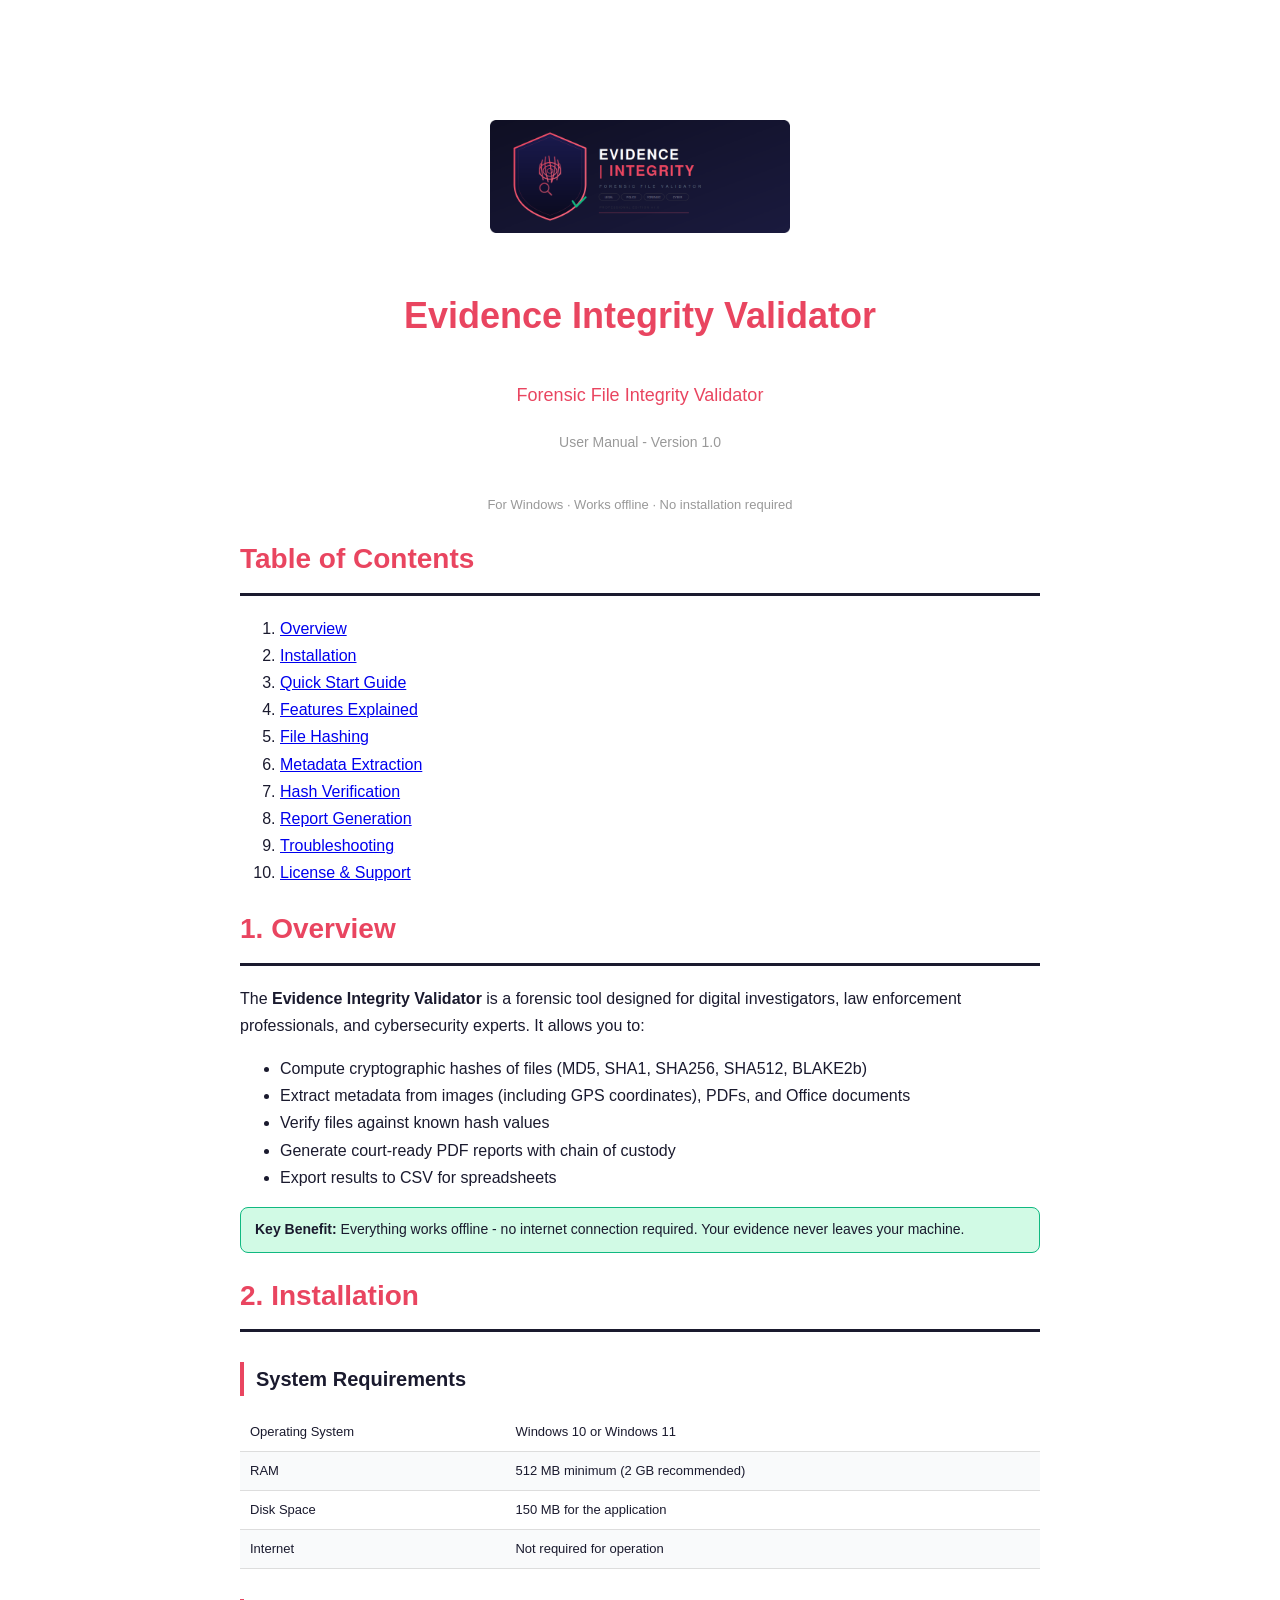
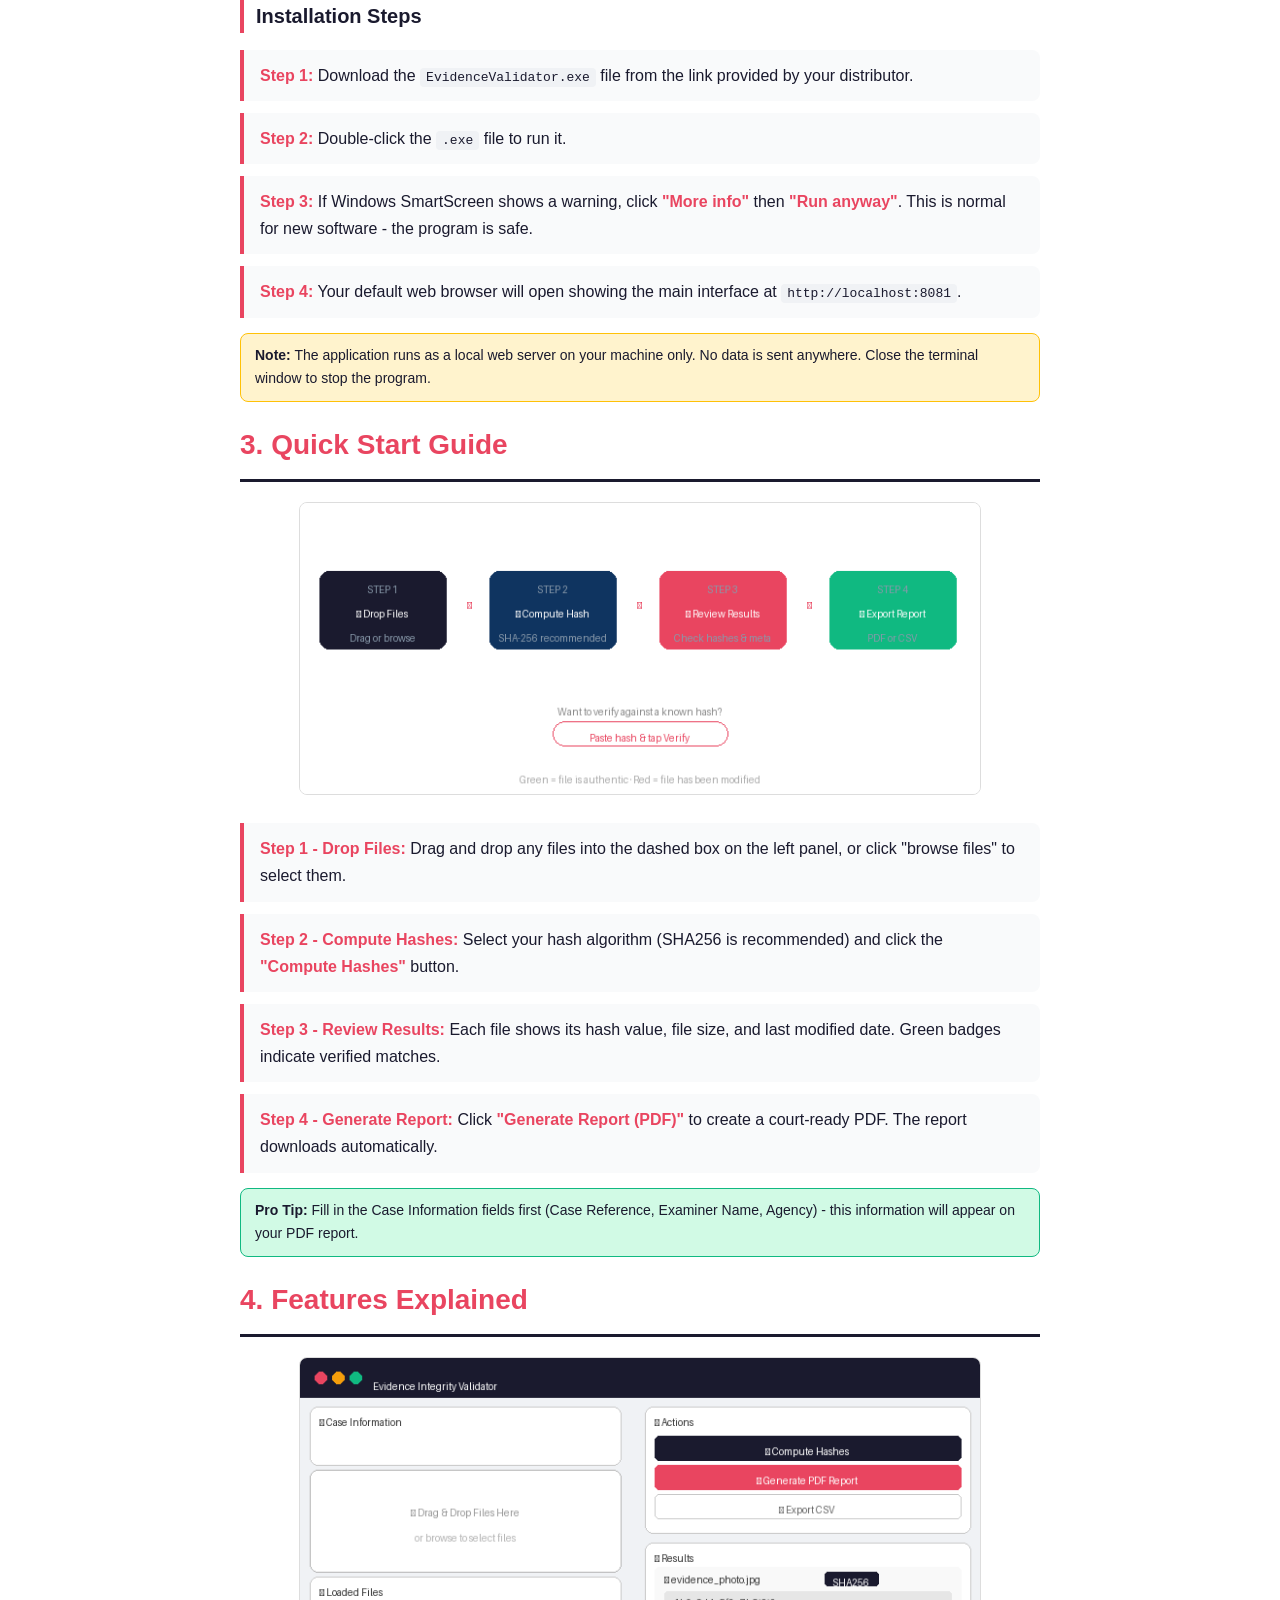
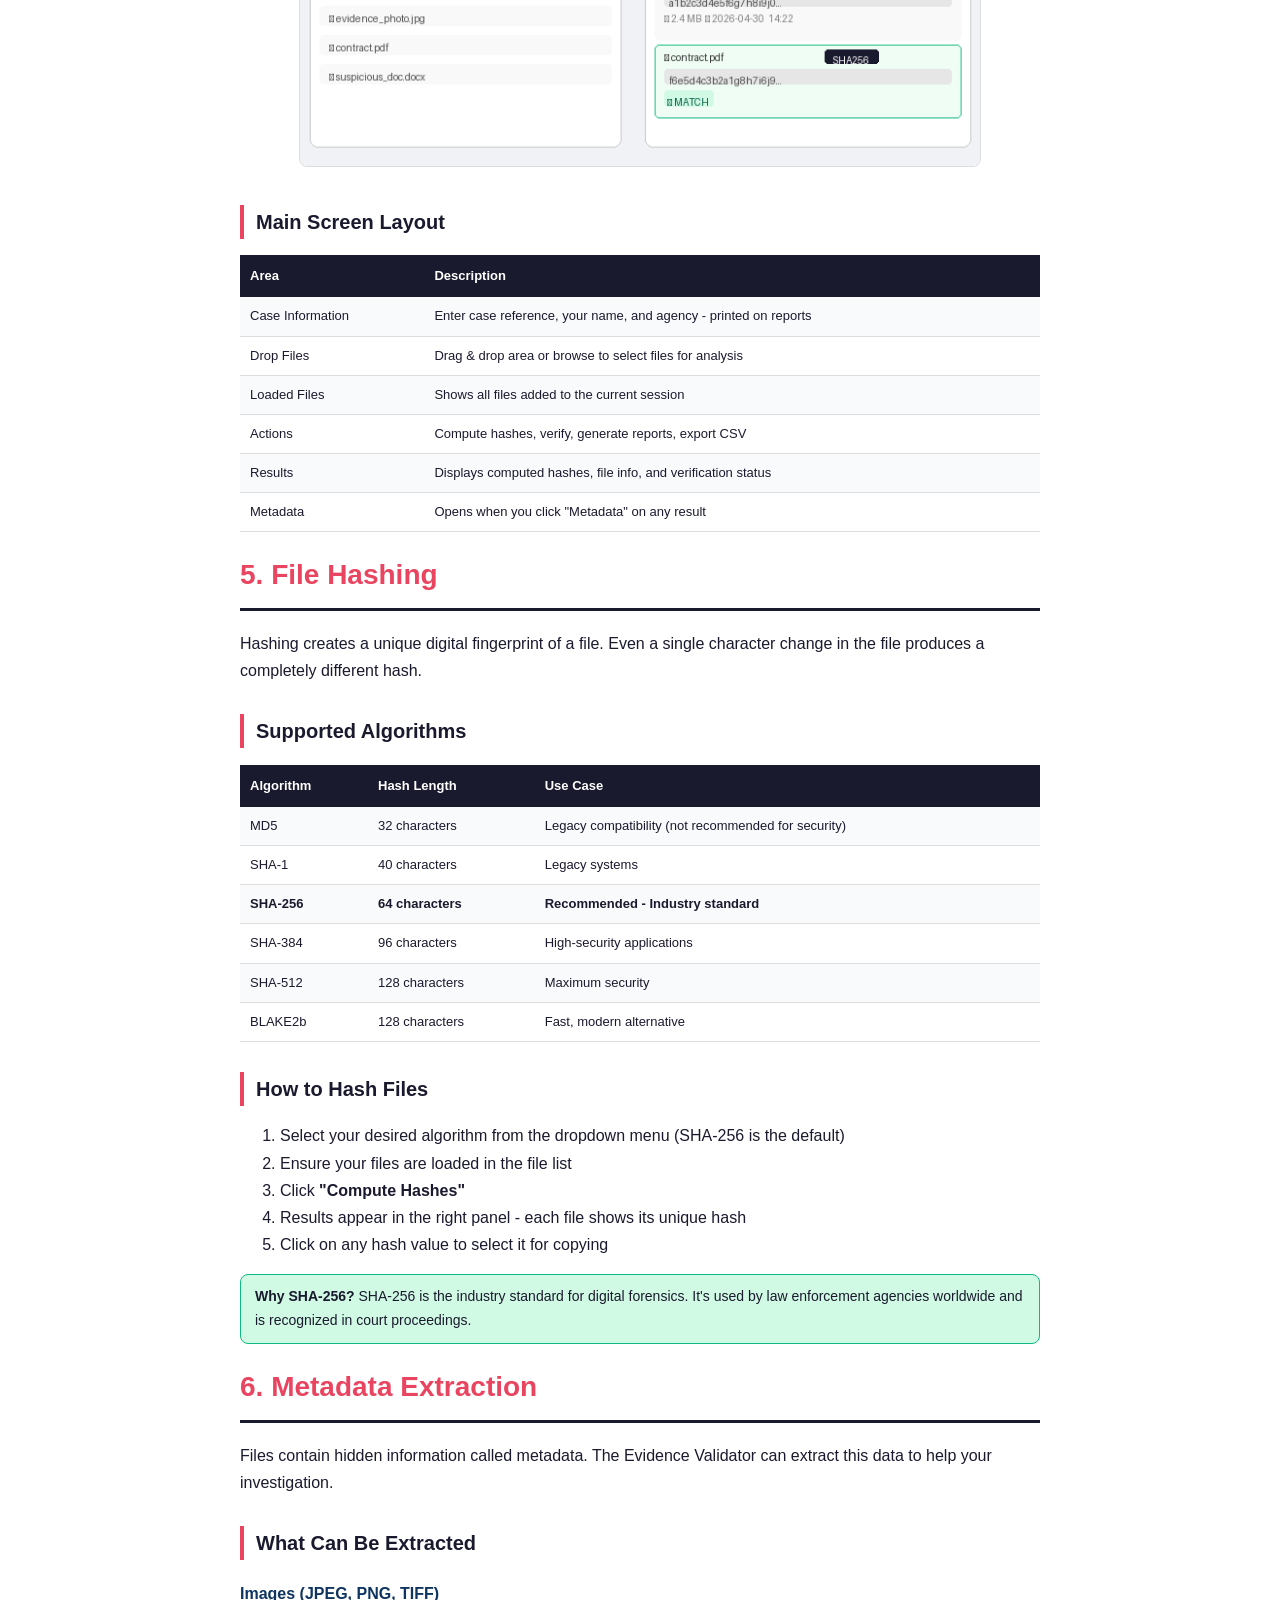
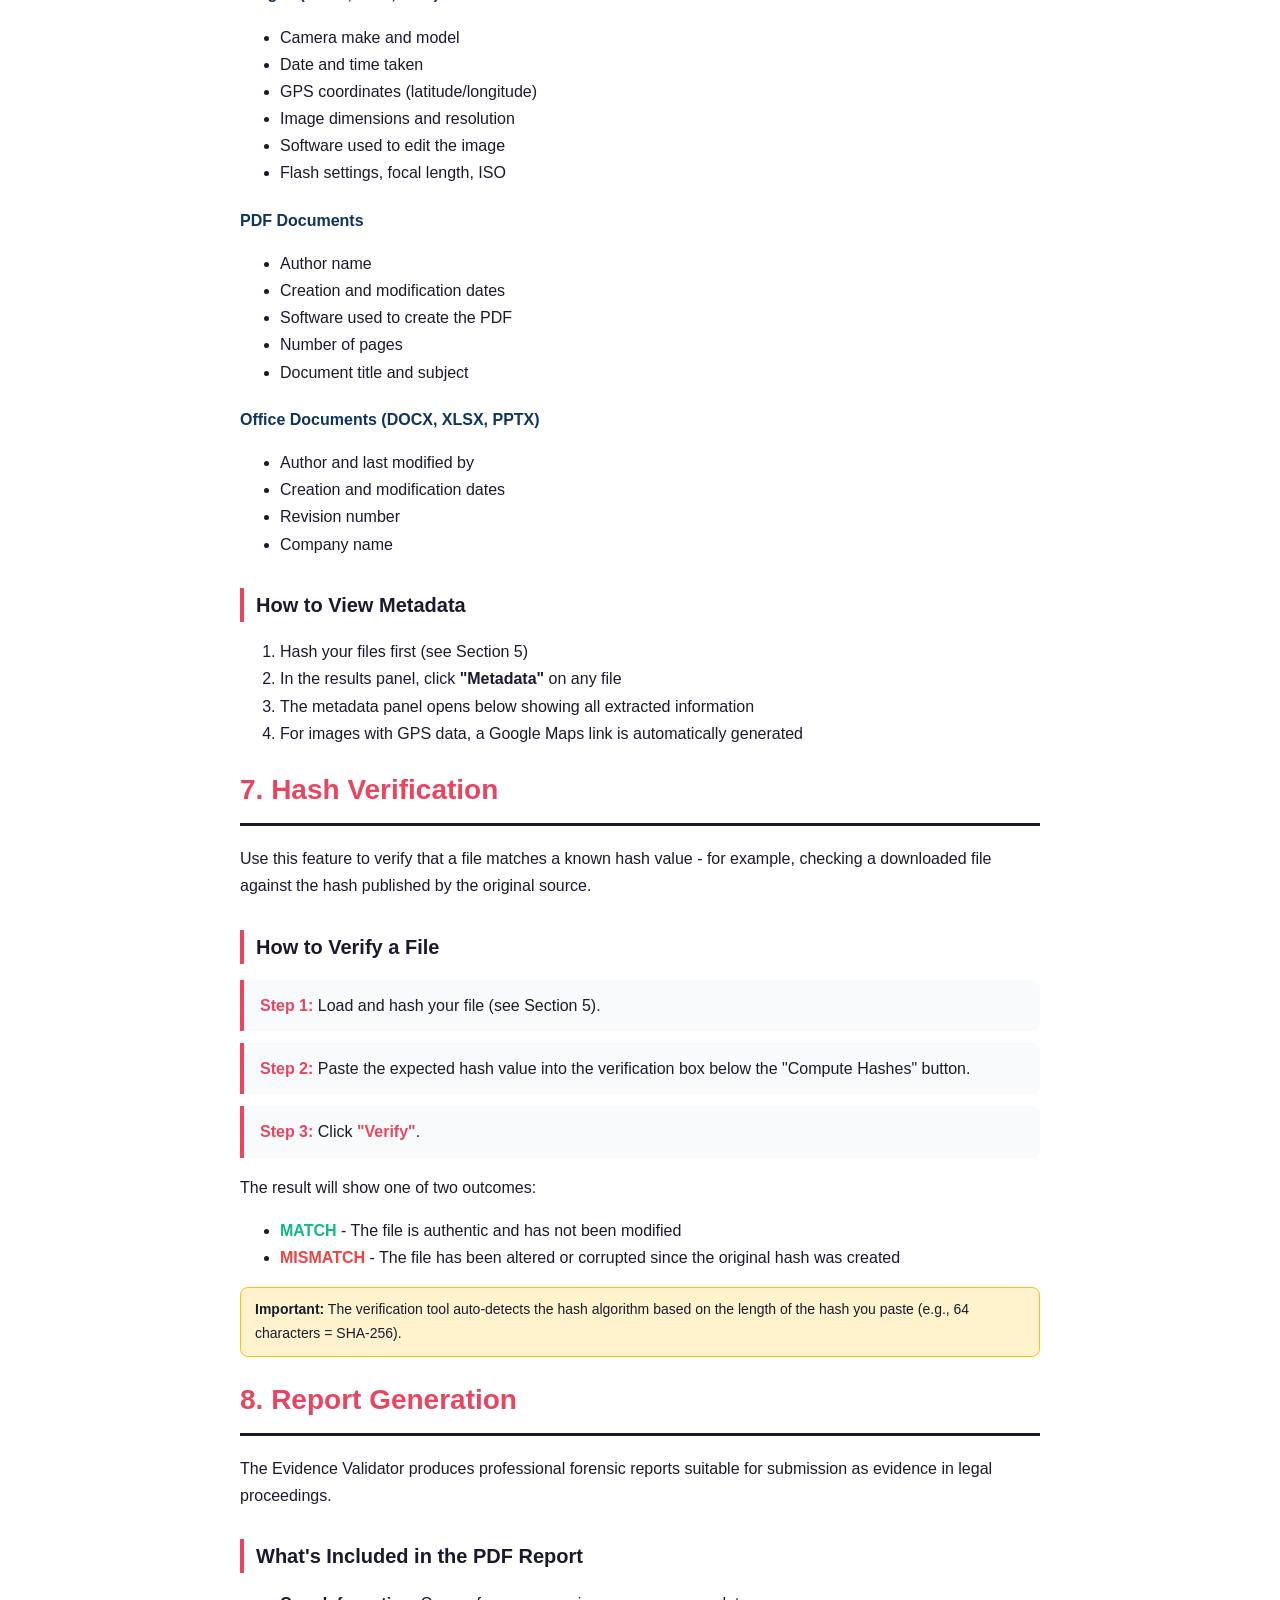
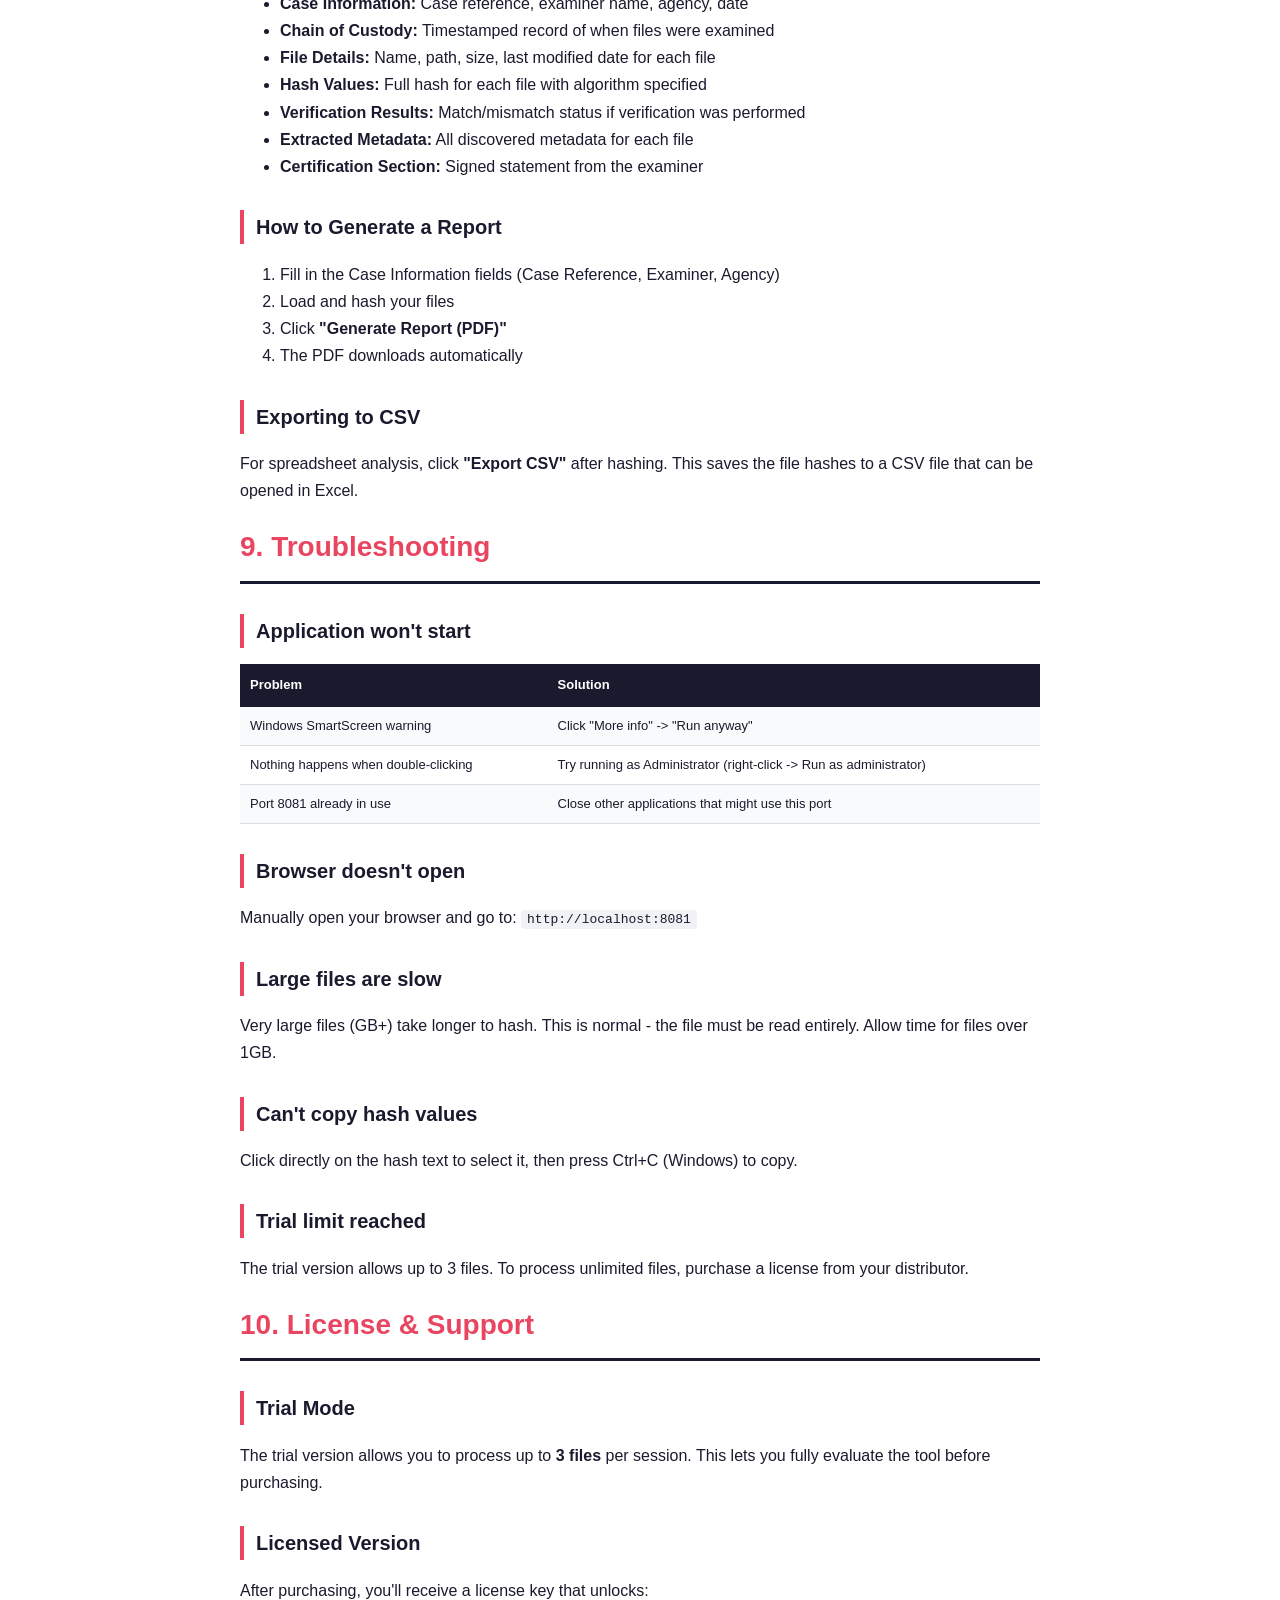
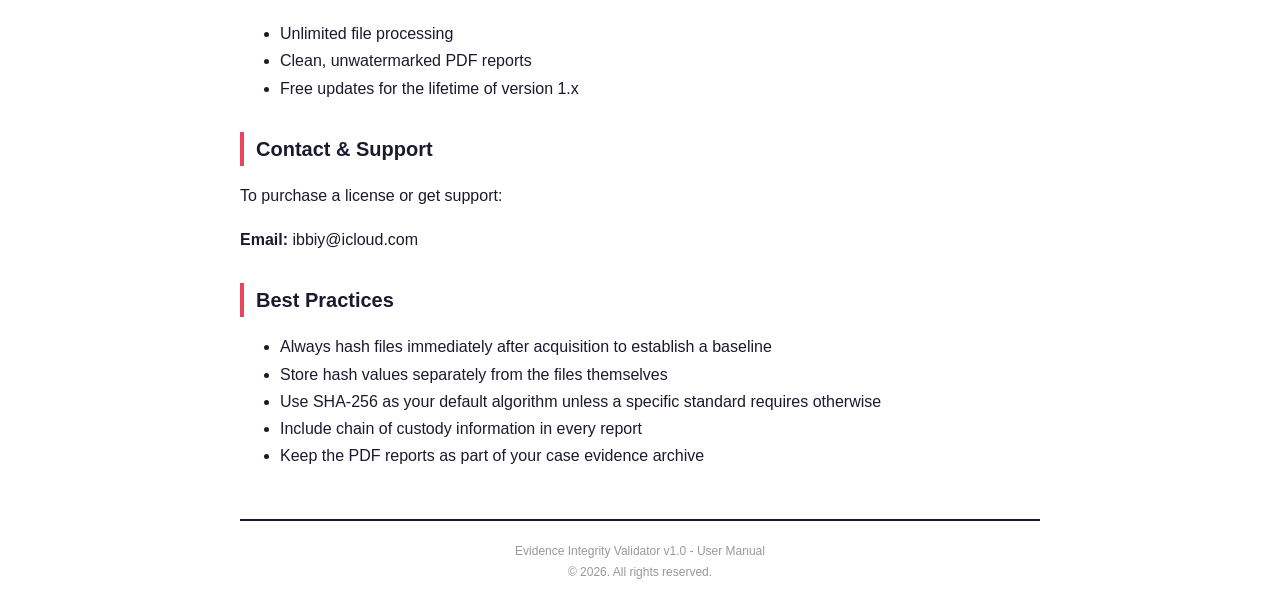
<file: manual/manual.html>
<!DOCTYPE html>
<html lang="en">
<head>
<meta charset="UTF-8">
<title>Evidence Integrity Validator - User Manual</title>
<style>
@page { size: A4; margin: 2cm; }
body { font-family: 'Segoe UI', Arial, sans-serif; color: #1a1a2e; line-height: 1.7; max-width: 800px; margin: 0 auto; padding: 20px; }
h1 { color: #e94560; font-size: 28px; border-bottom: 3px solid #1a1a2e; padding-bottom: 10px; }
h2 { color: #1a1a2e; font-size: 20px; margin-top: 30px; border-left: 4px solid #e94560; padding-left: 12px; }
h3 { color: #0f3460; font-size: 16px; margin-top: 20px; }
.diagram { text-align: center; margin: 20px 0; }
.diagram img { max-width: 100%; border: 1px solid #ddd; border-radius: 8px; }
.step { background: #f9fafb; border-left: 4px solid #e94560; padding: 12px 16px; margin: 12px 0; border-radius: 0 8px 8px 0; }
.step strong { color: #e94560; }
code { background: #f0f2f5; padding: 2px 6px; border-radius: 4px; font-size: 13px; font-family: 'Courier New', monospace; }
.note { background: #fff3cd; border: 1px solid #ffc107; padding: 10px 14px; border-radius: 8px; margin: 15px 0; font-size: 14px; }
.tip { background: #d1fae5; border: 1px solid #10b981; padding: 10px 14px; border-radius: 8px; margin: 15px 0; font-size: 14px; }
table { width: 100%; border-collapse: collapse; margin: 15px 0; }
th { background: #1a1a2e; color: white; padding: 10px; text-align: left; font-size: 13px; }
td { padding: 8px 10px; border-bottom: 1px solid #ddd; font-size: 13px; }
tr:nth-child(even) { background: #f9fafb; }
.page-break { page-break-before: always; }
.cover { text-align: center; padding-top: 100px; }
.cover h1 { font-size: 36px; border: none; }
.cover .subtitle { font-size: 18px; color: #666; margin-top: 10px; }
.cover .version { font-size: 14px; color: #999; margin-top: 20px; }
</style>
</head>
<body>

<!-- Cover -->
<div class="cover">
<img src="[data-uri]" alt="EVIDENCE | INTEGRITY" style="max-width:300px;height:auto;margin-bottom:20px;">
<h1> Evidence Integrity Validator</h1>
<div class="subtitle" style="color:#e94560;">Forensic File Integrity Validator</div>
<div class="version">User Manual - Version 1.0</div>
<div style="margin-top:40px;color:#999;font-size:13px;">
For Windows · Works offline · No installation required
</div>
</div>

<div class="page-break"></div>

<!-- Table of Contents -->
<h1>Table of Contents</h1>
<ol>
<li><a href="#overview">Overview</a></li>
<li><a href="#installation">Installation</a></li>
<li><a href="#quick-start">Quick Start Guide</a></li>
<li><a href="#features">Features Explained</a></li>
<li><a href="#hashing">File Hashing</a></li>
<li><a href="#metadata">Metadata Extraction</a></li>
<li><a href="#verification">Hash Verification</a></li>
<li><a href="#reports">Report Generation</a></li>
<li><a href="#troubleshooting">Troubleshooting</a></li>
<li><a href="#license">License & Support</a></li>
</ol>

<div class="page-break"></div>

<!-- Section 1: Overview -->
<h1 id="overview">1. Overview</h1>
<p>The <strong>Evidence Integrity Validator</strong> is a forensic tool designed for digital investigators, law enforcement professionals, and cybersecurity experts. It allows you to:</p>
<ul>
<li>Compute cryptographic hashes of files (MD5, SHA1, SHA256, SHA512, BLAKE2b)</li>
<li>Extract metadata from images (including GPS coordinates), PDFs, and Office documents</li>
<li>Verify files against known hash values</li>
<li>Generate court-ready PDF reports with chain of custody</li>
<li>Export results to CSV for spreadsheets</li>
</ul>

<div class="tip">
<strong>Key Benefit:</strong> Everything works offline - no internet connection required. Your evidence never leaves your machine.
</div>

<!-- Section 2: Installation -->
<h1 id="installation">2. Installation</h1>

<h2>System Requirements</h2>
<table>
<tr><td>Operating System</td><td>Windows 10 or Windows 11</td></tr>
<tr><td>RAM</td><td>512 MB minimum (2 GB recommended)</td></tr>
<tr><td>Disk Space</td><td>150 MB for the application</td></tr>
<tr><td>Internet</td><td>Not required for operation</td></tr>
</table>

<h2>Installation Steps</h2>
<div class="step">
<strong>Step 1:</strong> Download the <code>EvidenceValidator.exe</code> file from the link provided by your distributor.
</div>
<div class="step">
<strong>Step 2:</strong> Double-click the <code>.exe</code> file to run it.
</div>
<div class="step">
<strong>Step 3:</strong> If Windows SmartScreen shows a warning, click <strong>"More info"</strong> then <strong>"Run anyway"</strong>. This is normal for new software - the program is safe.
</div>
<div class="step">
<strong>Step 4:</strong> Your default web browser will open showing the main interface at <code>http://localhost:8081</code>.
</div>

<div class="note">
<strong>Note:</strong> The application runs as a local web server on your machine only. No data is sent anywhere. Close the terminal window to stop the program.
</div>

<div class="page-break"></div>

<!-- Section 3: Quick Start -->
<h1 id="quick-start">3. Quick Start Guide</h1>

<div class="diagram">
<img src="[data-uri]" style="width:100%;max-width:680px;" alt="4-step workflow diagram showing: Drop Files -> Compute Hash -> Review Results -> Export Report" style="width:100%;max-width:700px;">
</div>

<div class="step"><strong>Step 1 - Drop Files:</strong> Drag and drop any files into the dashed box on the left panel, or click "browse files" to select them.</div>
<div class="step"><strong>Step 2 - Compute Hashes:</strong> Select your hash algorithm (SHA256 is recommended) and click the <strong>"Compute Hashes"</strong> button.</div>
<div class="step"><strong>Step 3 - Review Results:</strong> Each file shows its hash value, file size, and last modified date. Green badges indicate verified matches.</div>
<div class="step"><strong>Step 4 - Generate Report:</strong> Click <strong>"Generate Report (PDF)"</strong> to create a court-ready PDF. The report downloads automatically.</div>

<div class="tip">
<strong>Pro Tip:</strong> Fill in the Case Information fields first (Case Reference, Examiner Name, Agency) - this information will appear on your PDF report.
</div>

<div class="page-break"></div>

<!-- Section 4: Interface -->
<h1 id="features">4. Features Explained</h1>

<div class="diagram">
<img src="[data-uri]" style="width:100%;max-width:680px;" alt="Interface diagram showing the main screen layout" style="width:100%;max-width:700px;">
</div>

<h2>Main Screen Layout</h2>
<table>
<tr><th>Area</th><th>Description</th></tr>
<tr><td>Case Information</td><td>Enter case reference, your name, and agency - printed on reports</td></tr>
<tr><td>Drop Files</td><td>Drag & drop area or browse to select files for analysis</td></tr>
<tr><td>Loaded Files</td><td>Shows all files added to the current session</td></tr>
<tr><td>Actions</td><td>Compute hashes, verify, generate reports, export CSV</td></tr>
<tr><td>Results</td><td>Displays computed hashes, file info, and verification status</td></tr>
<tr><td>Metadata</td><td>Opens when you click "Metadata" on any result</td></tr>
</table>

<div class="page-break"></div>

<!-- Section 5: Hashing -->
<h1 id="hashing">5. File Hashing</h1>

<p>Hashing creates a unique digital fingerprint of a file. Even a single character change in the file produces a completely different hash.</p>

<h2>Supported Algorithms</h2>
<table>
<tr><th>Algorithm</th><th>Hash Length</th><th>Use Case</th></tr>
<tr><td>MD5</td><td>32 characters</td><td>Legacy compatibility (not recommended for security)</td></tr>
<tr><td>SHA-1</td><td>40 characters</td><td>Legacy systems</td></tr>
<tr><td><strong>SHA-256</strong></td><td><strong>64 characters</strong></td><td><strong>Recommended - Industry standard</strong></td></tr>
<tr><td>SHA-384</td><td>96 characters</td><td>High-security applications</td></tr>
<tr><td>SHA-512</td><td>128 characters</td><td>Maximum security</td></tr>
<tr><td>BLAKE2b</td><td>128 characters</td><td>Fast, modern alternative</td></tr>
</table>

<h2>How to Hash Files</h2>
<ol>
<li>Select your desired algorithm from the dropdown menu (SHA-256 is the default)</li>
<li>Ensure your files are loaded in the file list</li>
<li>Click <strong>"Compute Hashes"</strong></li>
<li>Results appear in the right panel - each file shows its unique hash</li>
<li>Click on any hash value to select it for copying</li>
</ol>

<div class="tip">
<strong>Why SHA-256?</strong> SHA-256 is the industry standard for digital forensics. It's used by law enforcement agencies worldwide and is recognized in court proceedings.
</div>

<div class="page-break"></div>

<!-- Section 6: Metadata -->
<h1 id="metadata">6. Metadata Extraction</h1>

<p>Files contain hidden information called metadata. The Evidence Validator can extract this data to help your investigation.</p>

<h2>What Can Be Extracted</h2>

<h3>Images (JPEG, PNG, TIFF)</h3>
<ul>
<li>Camera make and model</li>
<li>Date and time taken</li>
<li>GPS coordinates (latitude/longitude)</li>
<li>Image dimensions and resolution</li>
<li>Software used to edit the image</li>
<li>Flash settings, focal length, ISO</li>
</ul>

<h3>PDF Documents</h3>
<ul>
<li>Author name</li>
<li>Creation and modification dates</li>
<li>Software used to create the PDF</li>
<li>Number of pages</li>
<li>Document title and subject</li>
</ul>

<h3>Office Documents (DOCX, XLSX, PPTX)</h3>
<ul>
<li>Author and last modified by</li>
<li>Creation and modification dates</li>
<li>Revision number</li>
<li>Company name</li>
</ul>

<h2>How to View Metadata</h2>
<ol>
<li>Hash your files first (see Section 5)</li>
<li>In the results panel, click <strong>"Metadata"</strong> on any file</li>
<li>The metadata panel opens below showing all extracted information</li>
<li>For images with GPS data, a Google Maps link is automatically generated</li>
</ol>

<div class="page-break"></div>

<!-- Section 7: Verification -->
<h1 id="verification">7. Hash Verification</h1>

<p>Use this feature to verify that a file matches a known hash value - for example, checking a downloaded file against the hash published by the original source.</p>

<h2>How to Verify a File</h2>
<div class="step">
<strong>Step 1:</strong> Load and hash your file (see Section 5).
</div>
<div class="step">
<strong>Step 2:</strong> Paste the expected hash value into the verification box below the "Compute Hashes" button.
</div>
<div class="step">
<strong>Step 3:</strong> Click <strong>"Verify"</strong>.
</div>

<p>The result will show one of two outcomes:</p>
<ul>
<li><strong style="color:#10b981;">MATCH</strong> - The file is authentic and has not been modified</li>
<li><strong style="color:#ef4444;">MISMATCH</strong> - The file has been altered or corrupted since the original hash was created</li>
</ul>

<div class="note">
<strong>Important:</strong> The verification tool auto-detects the hash algorithm based on the length of the hash you paste (e.g., 64 characters = SHA-256).
</div>

<div class="page-break"></div>

<!-- Section 8: Reports -->
<h1 id="reports">8. Report Generation</h1>

<p>The Evidence Validator produces professional forensic reports suitable for submission as evidence in legal proceedings.</p>

<h2>What's Included in the PDF Report</h2>
<ul>
<li><strong>Case Information:</strong> Case reference, examiner name, agency, date</li>
<li><strong>Chain of Custody:</strong> Timestamped record of when files were examined</li>
<li><strong>File Details:</strong> Name, path, size, last modified date for each file</li>
<li><strong>Hash Values:</strong> Full hash for each file with algorithm specified</li>
<li><strong>Verification Results:</strong> Match/mismatch status if verification was performed</li>
<li><strong>Extracted Metadata:</strong> All discovered metadata for each file</li>
<li><strong>Certification Section:</strong> Signed statement from the examiner</li>
</ul>

<h2>How to Generate a Report</h2>
<ol>
<li>Fill in the Case Information fields (Case Reference, Examiner, Agency)</li>
<li>Load and hash your files</li>
<li>Click <strong>"Generate Report (PDF)"</strong></li>
<li>The PDF downloads automatically</li>
</ol>

<h2>Exporting to CSV</h2>
<p>For spreadsheet analysis, click <strong>"Export CSV"</strong> after hashing. This saves the file hashes to a CSV file that can be opened in Excel.</p>

<div class="page-break"></div>

<!-- Section 9: Troubleshooting -->
<h1 id="troubleshooting">9. Troubleshooting</h1>

<h2>Application won't start</h2>
<table>
<tr><th>Problem</th><th>Solution</th></tr>
<tr><td>Windows SmartScreen warning</td><td>Click "More info" -> "Run anyway"</td></tr>
<tr><td>Nothing happens when double-clicking</td><td>Try running as Administrator (right-click -> Run as administrator)</td></tr>
<tr><td>Port 8081 already in use</td><td>Close other applications that might use this port</td></tr>
</table>

<h2>Browser doesn't open</h2>
<p>Manually open your browser and go to: <code>http://localhost:8081</code></p>

<h2>Large files are slow</h2>
<p>Very large files (GB+) take longer to hash. This is normal - the file must be read entirely. Allow time for files over 1GB.</p>

<h2>Can't copy hash values</h2>
<p>Click directly on the hash text to select it, then press Ctrl+C (Windows) to copy.</p>

<h2>Trial limit reached</h2>
<p>The trial version allows up to 3 files. To process unlimited files, purchase a license from your distributor.</p>

<div class="page-break"></div>

<!-- Section 10: License -->
<h1 id="license">10. License & Support</h1>

<h2>Trial Mode</h2>
<p>The trial version allows you to process up to <strong>3 files</strong> per session. This lets you fully evaluate the tool before purchasing.</p>

<h2>Licensed Version</h2>
<p>After purchasing, you'll receive a license key that unlocks:</p>
<ul>
<li>Unlimited file processing</li>
<li>Clean, unwatermarked PDF reports</li>
<li>Free updates for the lifetime of version 1.x</li>
</ul>

<h2>Contact & Support</h2>
<p>To purchase a license or get support:</p>
<p><strong>Email:</strong> ibbiy@icloud.com</p>

<h2>Best Practices</h2>
<ul>
<li>Always hash files immediately after acquisition to establish a baseline</li>
<li>Store hash values separately from the files themselves</li>
<li>Use SHA-256 as your default algorithm unless a specific standard requires otherwise</li>
<li>Include chain of custody information in every report</li>
<li>Keep the PDF reports as part of your case evidence archive</li>
</ul>

<div style="text-align:center;margin-top:50px;padding-top:20px;border-top:2px solid #1a1a2e;color:#999;font-size:12px;">
Evidence Integrity Validator v1.0 - User Manual<br>
© 2026. All rights reserved.
</div>

</body>
</html>
</file>
